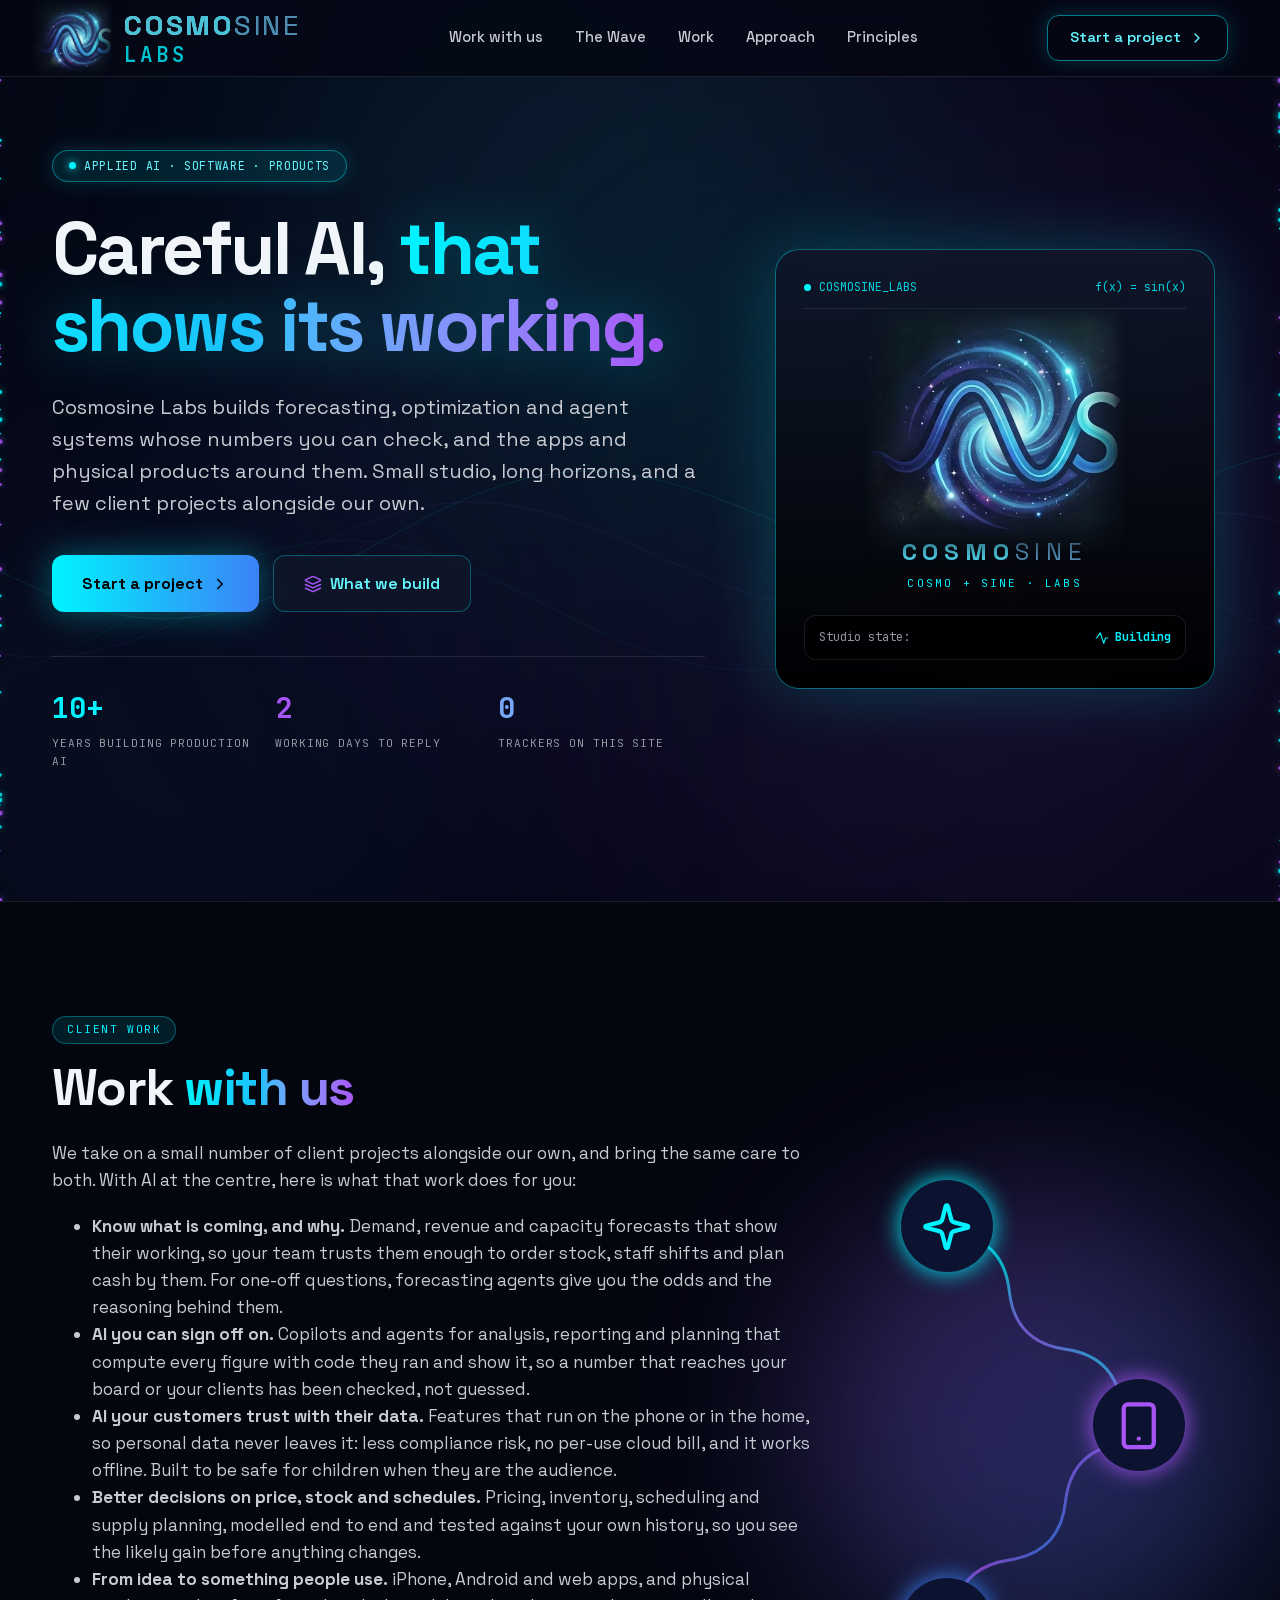
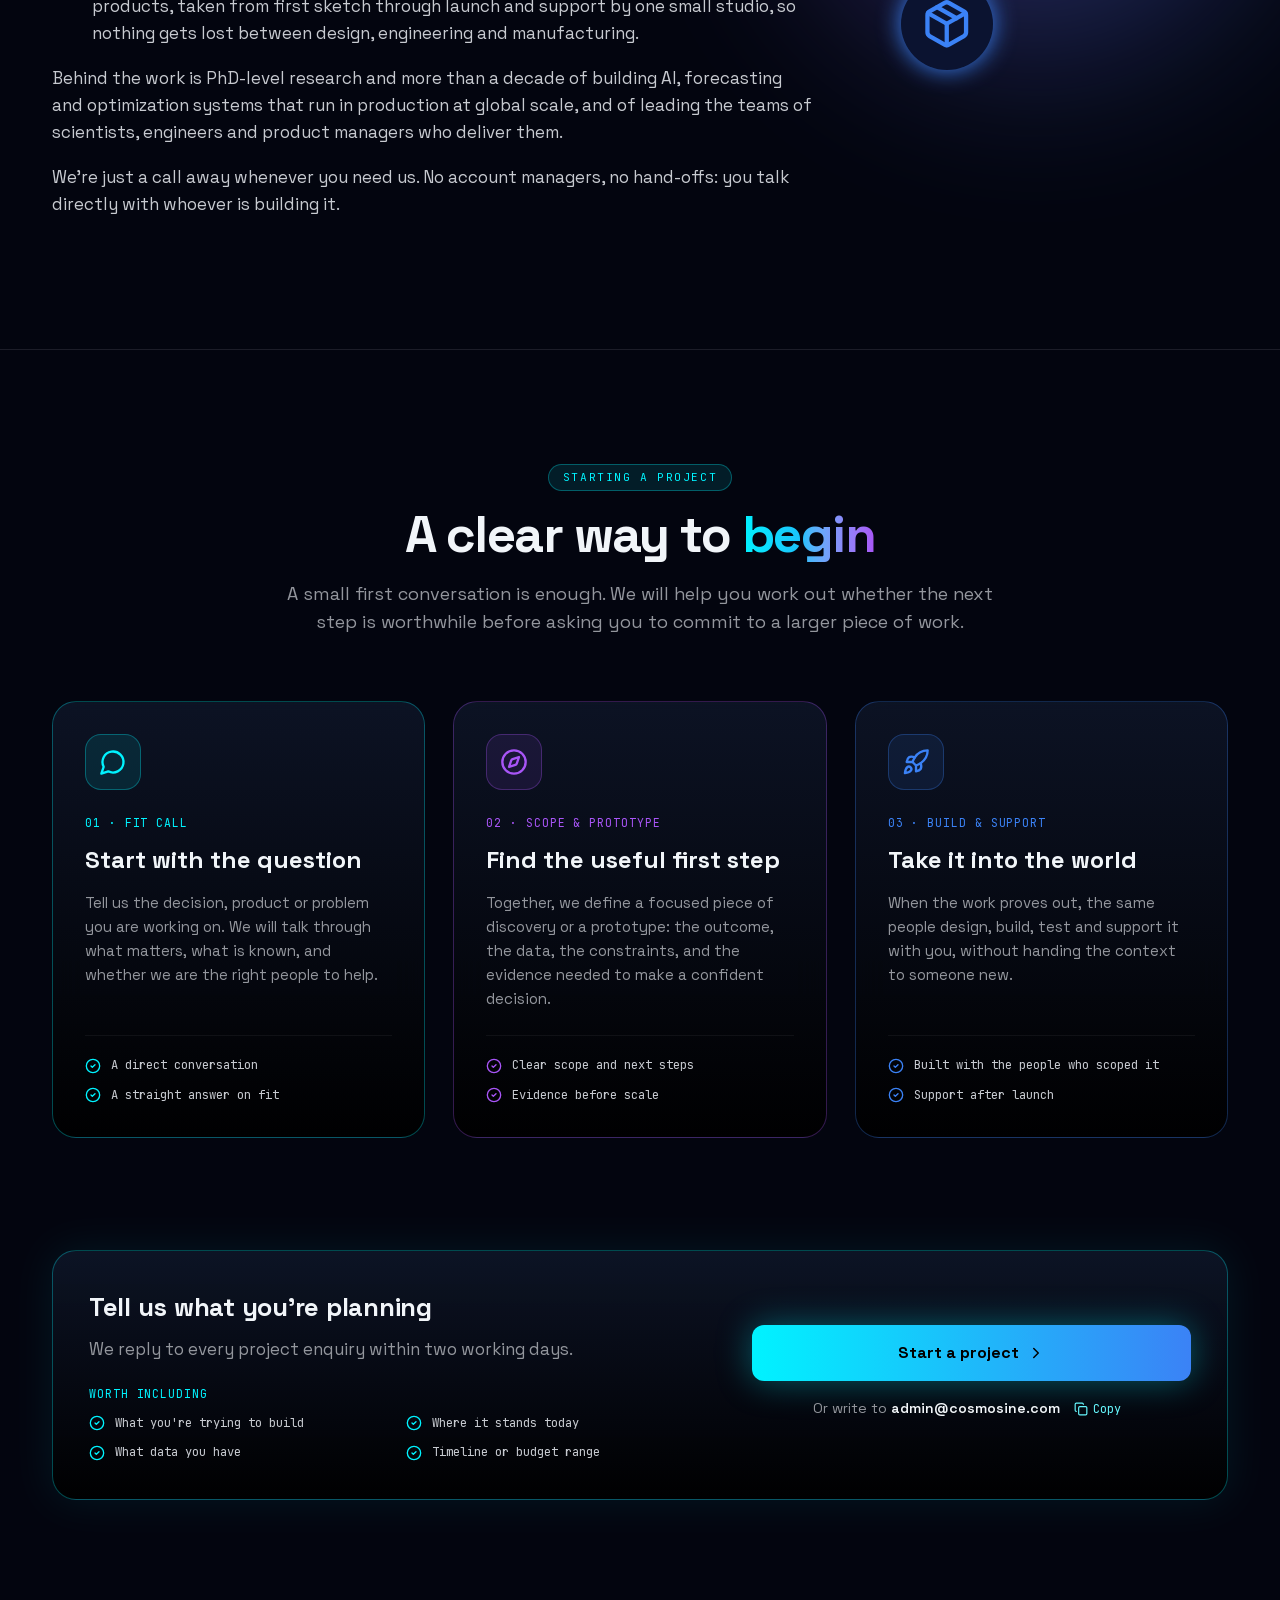
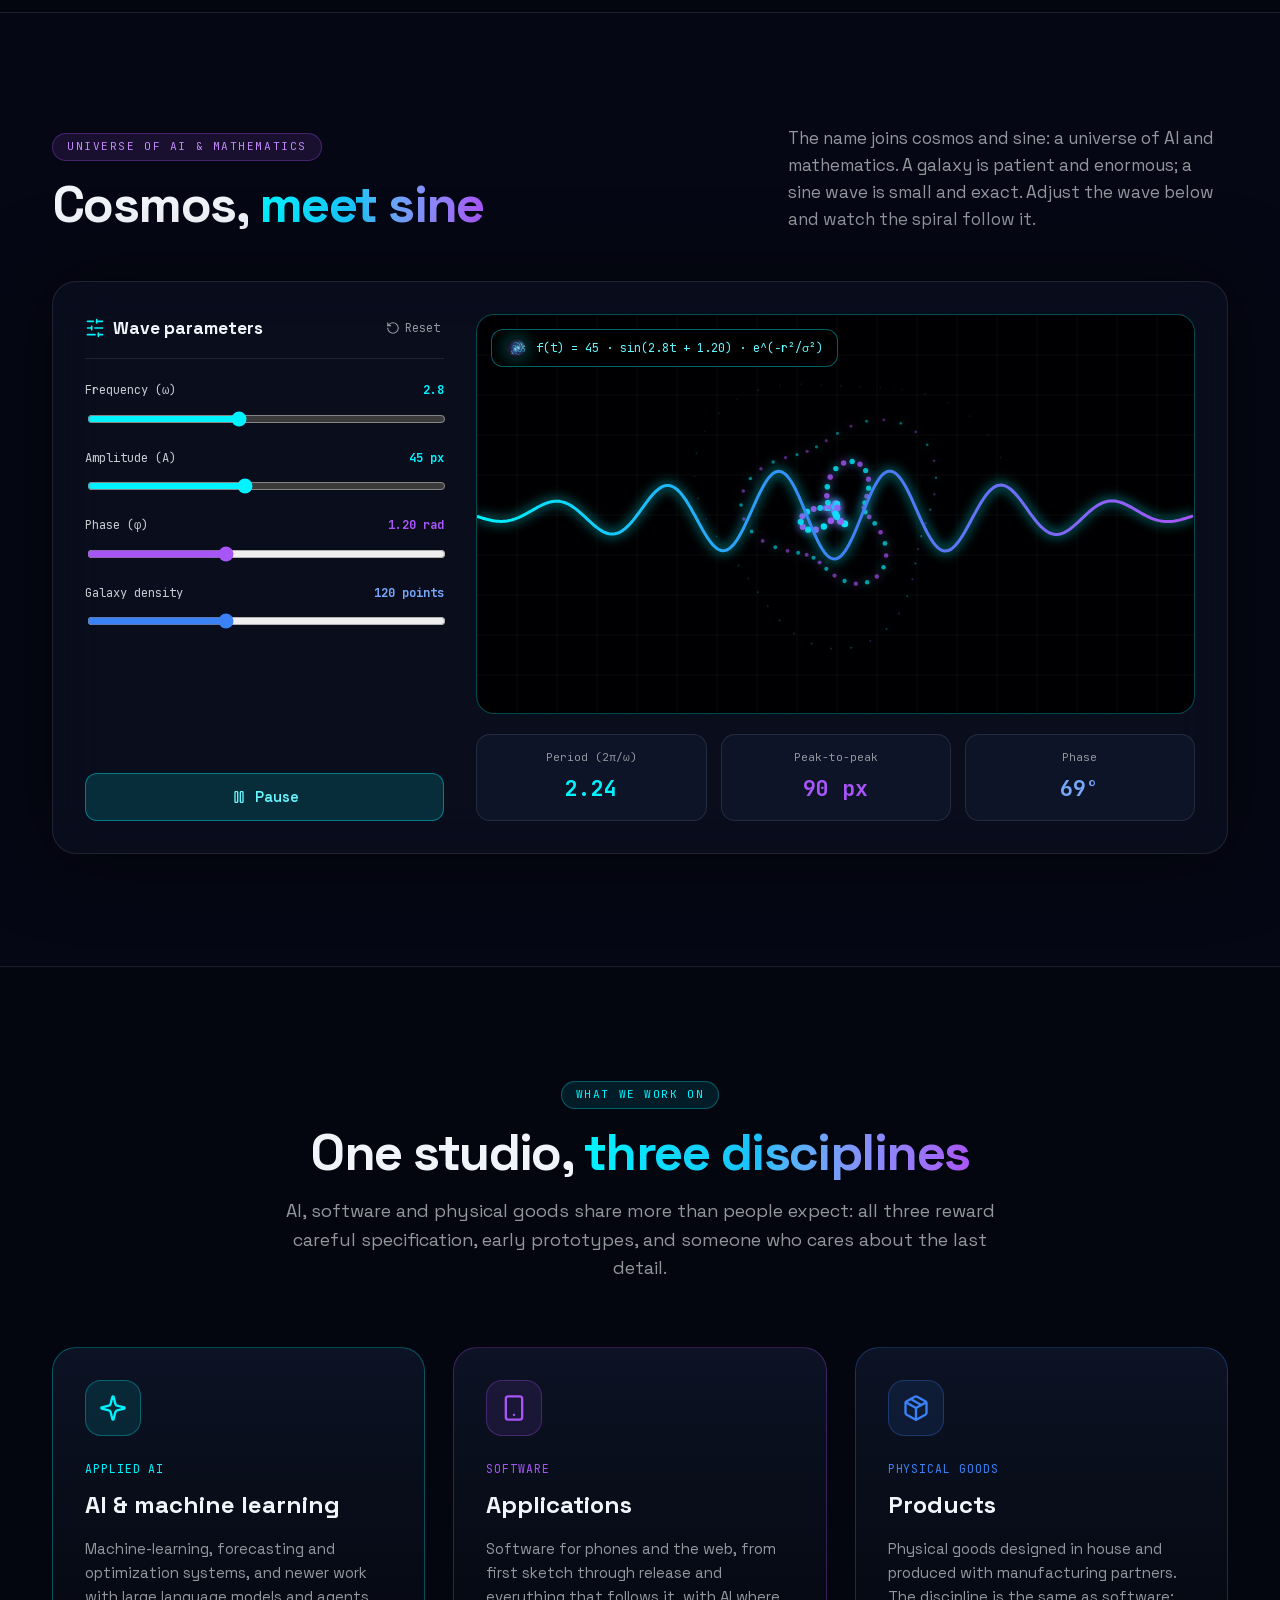
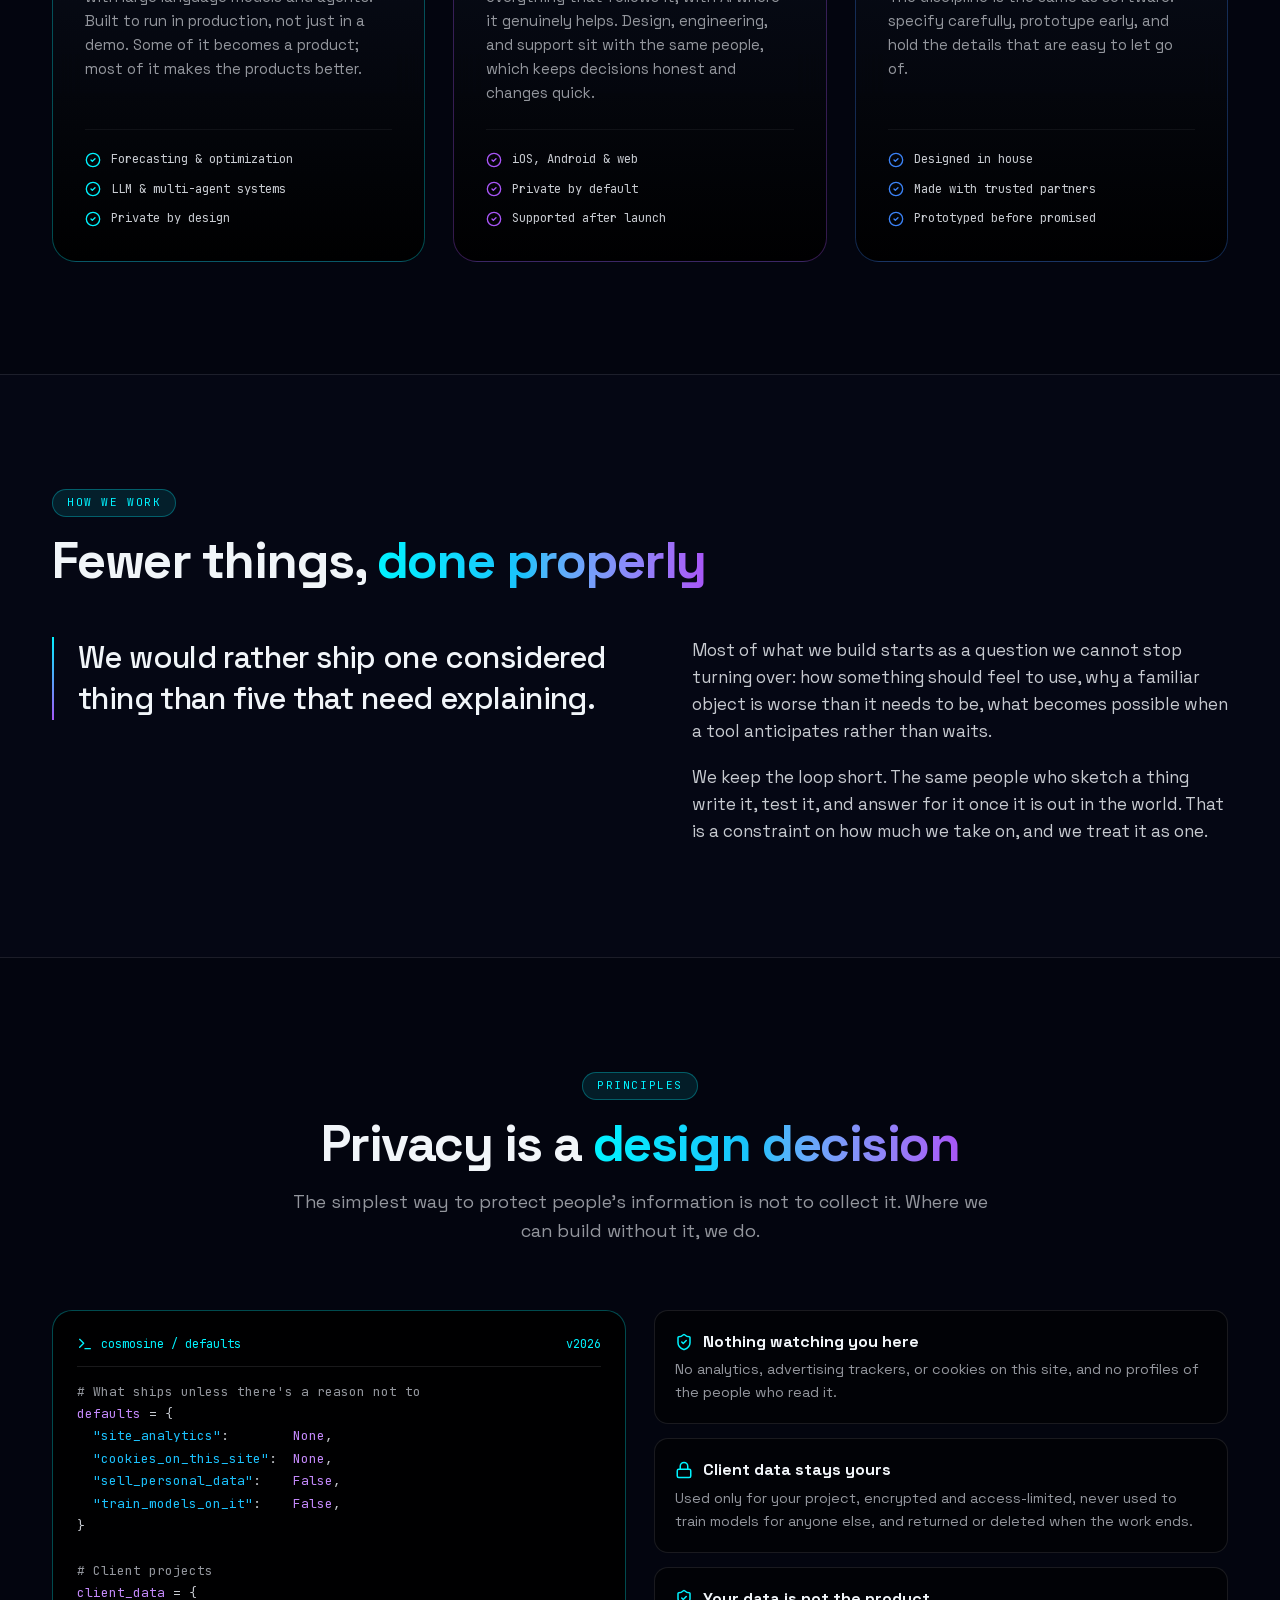
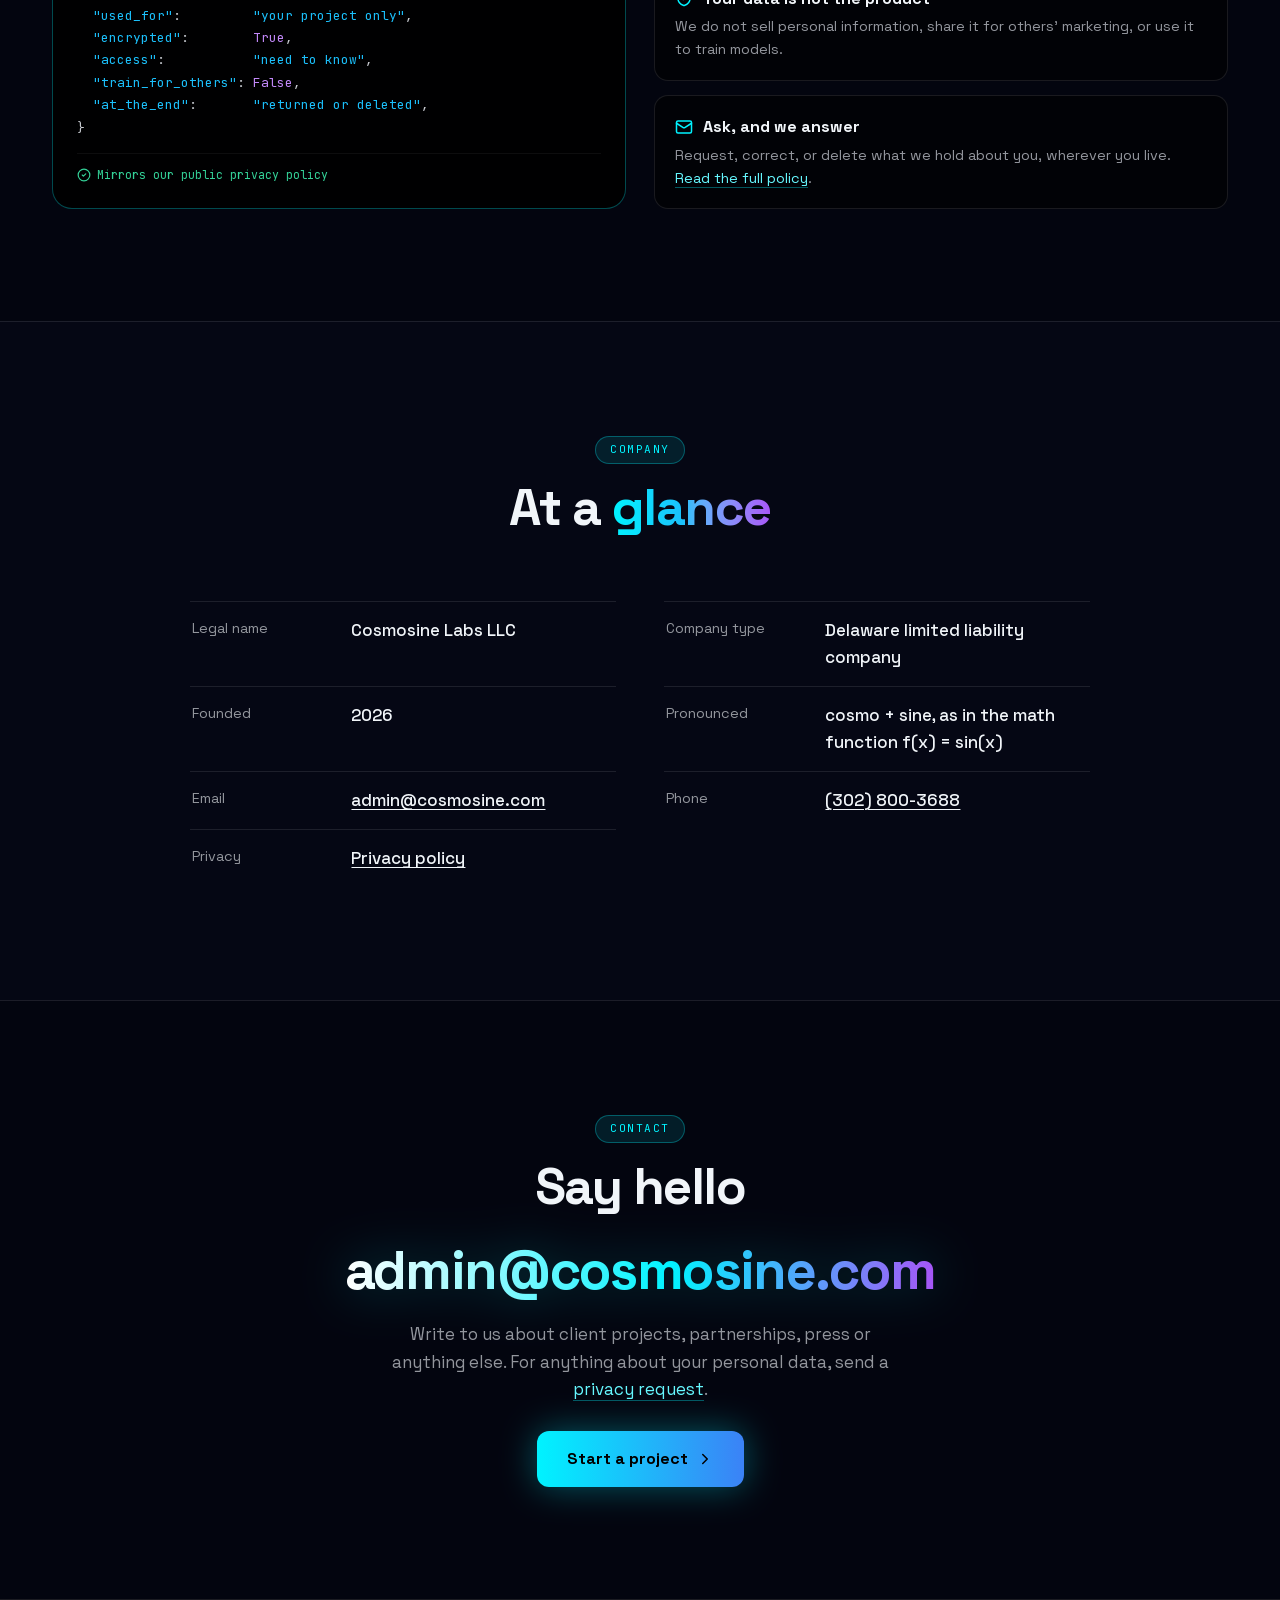
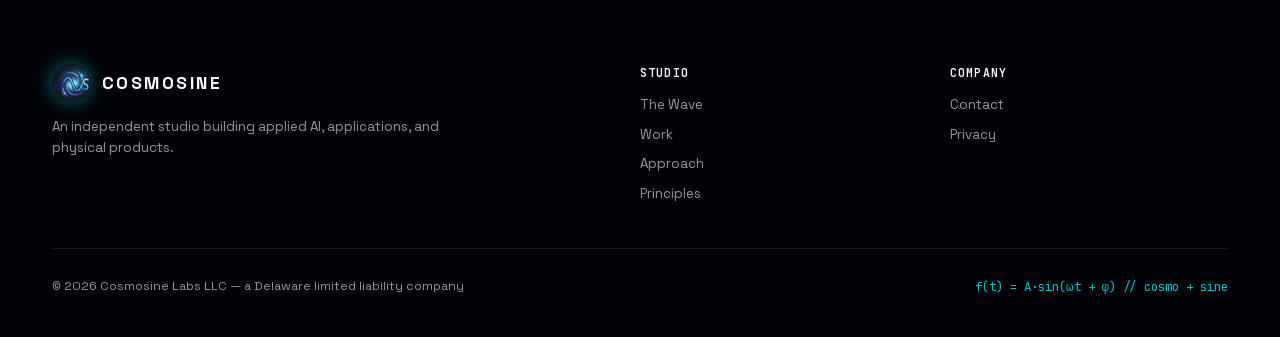
<file: index.html>
<!DOCTYPE html>
<html lang="en">
<head>
<meta charset="utf-8">
<meta name="viewport" content="width=device-width, initial-scale=1">
<title>Cosmosine Labs · Applied AI &amp; software studio</title>
<meta name="description" content="Independent applied-AI studio: forecasts that show their working, AI agents that compute rather than guess, private on-device AI, and the apps around them.">
<meta name="theme-color" content="#050714">
<meta property="og:title" content="Cosmosine Labs · Applied AI &amp; software studio">
<meta property="og:description" content="Independent applied-AI studio: forecasting, optimization and agent systems whose numbers you can check, and the apps and products around them.">
<meta property="og:type" content="website">
<meta property="og:url" content="https://cosmosine.com/">
<meta property="og:site_name" content="Cosmosine Labs">
<meta property="og:image" content="https://cosmosine.com/assets/cosmosine-og.jpg">
<meta name="twitter:card" content="summary_large_image">
<link rel="canonical" href="https://cosmosine.com/">
<link rel="icon" type="image/png" href="assets/favicon-192.png">
<link rel="apple-touch-icon" href="assets/apple-touch-icon.png">
<link rel="stylesheet" href="fonts.css?v=10cmsup">
<link rel="stylesheet" href="styles.css">
<script type="application/ld+json">{"@context":"https://schema.org","@type":"Organization","name":"Cosmosine Labs","legalName":"Cosmosine Labs LLC","url":"https://cosmosine.com/","logo":"https://cosmosine.com/assets/logo.jpg","description":"Independent applied-AI studio: forecasts that show their working, AI agents that compute rather than guess, private on-device AI, and the apps around them.","email":"admin@cosmosine.com","telephone":"+1-302-800-3688","contactPoint":{"@type":"ContactPoint","email":"admin@cosmosine.com","telephone":"+1-302-800-3688","contactType":"customer service"},"foundingDate":"2026-09-12"}</script>

<style>:root{--space:#050714;--space-rgb:5,7,20;--panel-rgb:15,23,42;--ink:#f1f5f9;--ink-rgb:241,245,249;--cyan:#00f3ff;--cyan-rgb:0,243,255;--violet:#a855f7;--violet-rgb:168,85,247;--blue:#3b82f6;--blue-rgb:59,130,246;--glow:1;--radius:24px;--max:1240px;--heading-weight:700;--sans:"Space Grotesk",system-ui,-apple-system,BlinkMacSystemFont,"Segoe UI",Roboto,Helvetica,Arial,sans-serif;--mono:"JetBrains Mono",ui-monospace,SFMono-Regular,Menlo,Consolas,monospace}</style>
</head>
<body data-motion="full" data-particles="80" data-hero="particles">

<!-- Icon sprite (Lucide, ISC licence) -->
<svg width="0" height="0" style="position:absolute" aria-hidden="true">
  <defs><style>.i{fill:none;stroke:currentColor;stroke-width:2;stroke-linecap:round;stroke-linejoin:round}</style></defs>
  <symbol id="i-chevron" viewBox="0 0 24 24"><path d="m9 18 6-6-6-6"/></symbol>
  <symbol id="i-check" viewBox="0 0 24 24"><circle cx="12" cy="12" r="10"/><path d="m9 12 2 2 4-4"/></symbol>
  <symbol id="i-copy" viewBox="0 0 24 24"><rect width="14" height="14" x="8" y="8" rx="2" ry="2"/><path d="M4 16c-1.1 0-2-.9-2-2V4c0-1.1.9-2 2-2h10c1.1 0 2 .9 2 2"/></symbol>
  <symbol id="i-phone" viewBox="0 0 24 24"><rect width="14" height="20" x="5" y="2" rx="2"/><path d="M12 18h.01"/></symbol>
  <symbol id="i-package" viewBox="0 0 24 24"><path d="m7.5 4.27 9 5.15"/><path d="M21 8a2 2 0 0 0-1-1.73l-7-4a2 2 0 0 0-2 0l-7 4A2 2 0 0 0 3 8v8a2 2 0 0 0 1 1.73l7 4a2 2 0 0 0 2 0l7-4A2 2 0 0 0 21 16Z"/><path d="m3.3 7 8.7 5 8.7-5"/><path d="M12 22V12"/></symbol>
  <symbol id="i-sliders" viewBox="0 0 24 24"><path d="M21 4h-7M10 4H3M21 12h-9M8 12H3M21 20h-5M12 20H3M14 2v4M8 10v4M16 18v4"/></symbol>
  <symbol id="i-reset" viewBox="0 0 24 24"><path d="M3 12a9 9 0 1 0 9-9 9.75 9.75 0 0 0-6.74 2.74L3 8"/><path d="M3 3v5h5"/></symbol>
  <symbol id="i-play" viewBox="0 0 24 24"><path d="M6 3l14 9-14 9z"/></symbol>
  <symbol id="i-pause" viewBox="0 0 24 24"><rect x="14" y="4" width="4" height="16" rx="1"/><rect x="6" y="4" width="4" height="16" rx="1"/></symbol>
  <symbol id="i-terminal" viewBox="0 0 24 24"><path d="m4 17 6-6-6-6"/><path d="M12 19h8"/></symbol>
  <symbol id="i-shield" viewBox="0 0 24 24"><path d="M20 13c0 5-3.5 7.5-7.66 8.95a1 1 0 0 1-.67-.01C7.5 20.5 4 18 4 13V6a1 1 0 0 1 1-1c2 0 4.5-1.2 6.24-2.72a1.17 1.17 0 0 1 1.52 0C14.51 3.81 17 5 19 5a1 1 0 0 1 1 1z"/><path d="m9 12 2 2 4-4"/></symbol>
  <symbol id="i-lock" viewBox="0 0 24 24"><rect width="18" height="11" x="3" y="11" rx="2"/><path d="M7 11V7a5 5 0 0 1 10 0v4"/></symbol>
  <symbol id="i-mail" viewBox="0 0 24 24"><rect width="20" height="16" x="2" y="4" rx="2"/><path d="m22 7-8.97 5.7a1.94 1.94 0 0 1-2.06 0L2 7"/></symbol>
  <symbol id="i-menu" viewBox="0 0 24 24"><path d="M4 6h16M4 12h16M4 18h16"/></symbol>
  <symbol id="i-x" viewBox="0 0 24 24"><path d="M18 6 6 18M6 6l12 12"/></symbol>
  <symbol id="i-activity" viewBox="0 0 24 24"><path d="M22 12h-4l-3 9L9 3l-6 9H2"/></symbol>
  <symbol id="i-layers" viewBox="0 0 24 24"><path d="M12.83 2.18a2 2 0 0 0-1.66 0L2.6 6.08a1 1 0 0 0 0 1.83l8.58 3.91a2 2 0 0 0 1.66 0l8.58-3.9a1 1 0 0 0 0-1.83Z"/><path d="m22 17.65-9.17 4.16a2 2 0 0 1-1.66 0L2 17.65"/><path d="m22 12.65-9.17 4.16a2 2 0 0 1-1.66 0L2 12.65"/></symbol>
  <symbol id="i-sparkles" viewBox="0 0 24 24"><path d="M9.937 15.5A2 2 0 0 0 8.5 14.063l-6.135-1.582a.5.5 0 0 1 0-.962L8.5 9.936A2 2 0 0 0 9.937 8.5l1.582-6.135a.5.5 0 0 1 .963 0L14.063 8.5A2 2 0 0 0 15.5 9.937l6.135 1.581a.5.5 0 0 1 0 .964L15.5 14.063a2 2 0 0 0-1.437 1.437l-1.582 6.135a.5.5 0 0 1-.963 0z"/></symbol>
  <symbol id="i-compass" viewBox="0 0 24 24"><circle cx="12" cy="12" r="10"/><path d="m16.24 7.76-1.804 5.411a2 2 0 0 1-1.265 1.265L7.76 16.24l1.804-5.411a2 2 0 0 1 1.265-1.265z"/></symbol>
  <symbol id="i-message" viewBox="0 0 24 24"><path d="M7.9 20A9 9 0 1 0 4 16.1L2 22Z"/></symbol>
  <symbol id="i-rocket" viewBox="0 0 24 24"><path d="M4.5 16.5c-1.5 1.26-2 5-2 5s3.74-.5 5-2c.71-.84.7-2.13-.09-2.91a2.18 2.18 0 0 0-2.91-.09z"/><path d="m12 15-3-3a22 22 0 0 1 2-3.95A12.88 12.88 0 0 1 22 2c0 2.72-.78 7.5-6 11a22.35 22.35 0 0 1-4 2z"/><path d="M9 12H4s.55-3.03 2-4c1.62-1.08 5 0 5 0"/><path d="M12 15v5s3.03-.55 4-2c1.08-1.62 0-5 0-5"/></symbol>
</svg>

<div class="ambient" aria-hidden="true"><i class="a"></i><i class="b"></i><i class="c"></i></div>

<header class="site-head" id="head">
  <div class="wrap bar">
    <a class="brand" href="index.html" aria-label="Cosmosine Labs home">
      <img class="logo" style="border-radius:0;-webkit-mask-image:linear-gradient(to right,transparent,#000 10px,#000 calc(100% - 10px),transparent),linear-gradient(to bottom,transparent,#000 10px,#000 calc(100% - 10px),transparent);-webkit-mask-composite:source-in;mask-image:linear-gradient(to right,transparent,#000 10px,#000 calc(100% - 10px),transparent),linear-gradient(to bottom,transparent,#000 10px,#000 calc(100% - 10px),transparent);mask-composite:intersect;scale:1.96" src="assets/logo.jpg" alt="" width="42" height="42">
      <span class="brand-name"><b><span class="t-fs t-c t-al" style="font-size:clamp(16px,calc(15.57px + 1.04vw),28px);font-weight:700;color:#49c1d7;-webkit-text-fill-color:#49c1d7;text-align:center;display:block;width:213px;max-width:100%;box-sizing:border-box">COSMO<span class="t-2" style="color:#4f8ab0;-webkit-text-fill-color:#4f8ab0;font-weight:400">SINE</span></span></b><small><span class="t-fs t-al" style="font-size:clamp(16px,calc(11.68px + 0.78vw),21px);text-align:center;display:block;width:100px;max-width:100%;box-sizing:border-box">Labs</span></small></span>
    </a>

    <nav class="nav" aria-label="Primary">
      <a href="#work-with-us">Work with us</a>
      <a href="#wave">The Wave</a>
      <a href="#work">Work</a>
      <a href="#approach">Approach</a>
      <a href="#principles">Principles</a>
    </nav>

    <a class="btn-ghost head-cta" href="#start">
      Start a project <svg class="i" width="16" height="16"><use href="#i-chevron"/></svg>
    </a>

    <button class="menu-toggle" id="menu-toggle" aria-label="Open menu" aria-expanded="false" aria-controls="mobile-menu">
      <svg class="i"><use href="#i-menu"/></svg>
    </button>
  </div>

  <div class="mobile-menu" id="mobile-menu">
    <a href="#work-with-us">Work with us</a>
    <a href="#wave">The Wave</a>
    <a href="#work">Work</a>
    <a href="#approach">Approach</a>
    <a href="#principles">Principles</a>
    <a class="btn-ghost" href="#start">Start a project</a>
  </div>
</header>

<main>

  <!-- ============ HOME ============ -->
  <section class="hero" id="home">
    <canvas id="hero-canvas" aria-hidden="true"></canvas>
    <div class="wrap">
      <div class="hero-grid emblem-right">

        <div class="hero-copy">
          <span class="badge rise"><span class="dot"></span>APPLIED AI · SOFTWARE · PRODUCTS</span>

          <h1 class="rise d1">Careful AI, <span class="grad">that shows its working.</span></h1>

          <p class="lede rise d2">Cosmosine Labs builds forecasting, optimization and agent systems whose numbers you can check, and the apps and physical products around them. Small studio, long horizons, and a few client projects alongside our own.</p>

          <div class="ctas rise d3">
            <a class="btn-primary" href="#start">Start a project <svg class="i"><use href="#i-chevron"/></svg></a>
            <a class="btn-secondary" href="#work"><svg class="i"><use href="#i-layers"/></svg> What we build</a>
          </div>
          <dl class="facts rise d4" style="grid-template-columns:repeat(3,1fr)">
            <div><dt class="c1">10+</dt><dd>Years building production AI</dd></div>
            <div><dt class="c2">2</dt><dd>Working days to reply</dd></div>
            <div><dt class="c3">0</dt><dd>Trackers on this site</dd></div>
          </dl>
        </div>

        <div class="rise d2">
          <div class="emblem">
            <div class="emblem-top">
              <span><i class="dot"></i>COSMOSINE_LABS</span>
              <span>f(x) = sin(x)</span>
            </div>
            <div class="emblem-core">
              <img class="logo" style="border-radius:0;-webkit-mask-image:linear-gradient(to right,transparent,#000 27px,#000 calc(100% - 27px),transparent),linear-gradient(to bottom,transparent,#000 27px,#000 calc(100% - 27px),transparent);-webkit-mask-composite:source-in;mask-image:linear-gradient(to right,transparent,#000 27px,#000 calc(100% - 27px),transparent),linear-gradient(to bottom,transparent,#000 27px,#000 calc(100% - 27px),transparent);mask-composite:intersect;scale:1.46" src="assets/logo.jpg" alt="Cosmosine Labs emblem: a sine wave running through a spiral galaxy" width="190" height="190">
              <div>
                <h2><span class="t-c" style="font-weight:700;color:#49c1d7;-webkit-text-fill-color:#49c1d7">COSMO<span class="t-2" style="color:#4f8ab0;-webkit-text-fill-color:#4f8ab0;font-weight:400">SINE</span></span></h2>
                <p>cosmo + sine · Labs</p>
              </div>
            </div>
            <div class="emblem-status">
              <span>Studio state:</span>
              <b><svg class="i" width="14" height="14"><use href="#i-activity"/></svg> Building</b>
            </div>
          </div>
        </div>
      </div>
    </div>
  </section>

  <!-- ============ WORK-WITH-US ============ -->
  <section class="section alt has-layers" id="work-with-us">
    <div class="layers">
      <div class="layer l-shape no-phone" style="--lx:81%;--ly:50%;--lmx:81%;--lmy:50%;width:clamp(230px,38.33vw,460px);opacity:0.32;filter:blur(90px);z-index:-1" aria-hidden="true"><i class="shp" style="border-radius:50%;background:linear-gradient(135deg,var(--violet),var(--blue))"></i></div>
      <div class="layer l-shape no-phone" style="--lx:81.5%;--ly:40.5%;--lmx:81.5%;--lmy:40.5%;width:clamp(135px,22.5vw,270px);aspect-ratio:270/70;rotate:46deg;opacity:0.7;z-index:1" aria-hidden="true"><svg viewBox="0 0 100 100" preserveAspectRatio="none"><g style="fill:none;stroke:url(#g-sections-1-layers-1);stroke-width:3px;stroke-linecap:round;stroke-linejoin:round"><defs><linearGradient id="g-sections-1-layers-1" gradientTransform="rotate(45 .5 .5)"><stop offset="0" style="stop-color:var(--cyan)"/><stop offset="1" style="stop-color:var(--violet)"/></linearGradient></defs><path d="M2 50 C12 20 22 20 32 50 S52 80 62 50 S82 20 92 50 L98 60" vector-effect="non-scaling-stroke"/></g></svg></div>
      <div class="layer l-shape no-phone" style="--lx:81.5%;--ly:59.5%;--lmx:81.5%;--lmy:59.5%;width:clamp(135px,22.5vw,270px);aspect-ratio:270/70;rotate:-46deg;opacity:0.7;z-index:1" aria-hidden="true"><svg viewBox="0 0 100 100" preserveAspectRatio="none"><g style="fill:none;stroke:url(#g-sections-1-layers-2);stroke-width:3px;stroke-linecap:round;stroke-linejoin:round"><defs><linearGradient id="g-sections-1-layers-2" gradientTransform="rotate(45 .5 .5)"><stop offset="0" style="stop-color:var(--violet)"/><stop offset="1" style="stop-color:var(--blue)"/></linearGradient></defs><path d="M2 50 C12 20 22 20 32 50 S52 80 62 50 S82 20 92 50 L98 60" vector-effect="non-scaling-stroke"/></g></svg></div>
      <div class="layer l-icon no-phone" style="--lx:74%;--ly:31%;--lmx:74%;--lmy:31%;width:clamp(46px,7.67vw,92px);filter:drop-shadow(0 0 11.5px var(--cyan));z-index:2" aria-hidden="true"><span class="ibadge filled" style="background:#0b1330;border-radius:50%;color:var(--cyan)"><svg class="i"><use href="#i-sparkles"/></svg></span></div>
      <div class="layer l-icon no-phone" style="--lx:89%;--ly:50%;--lmx:89%;--lmy:50%;width:clamp(46px,7.67vw,92px);filter:drop-shadow(0 0 11.5px var(--violet));z-index:2" aria-hidden="true"><span class="ibadge filled" style="background:#0b1330;border-radius:50%;color:var(--violet)"><svg class="i"><use href="#i-phone"/></svg></span></div>
      <div class="layer l-icon no-phone" style="--lx:74%;--ly:69%;--lmx:74%;--lmy:69%;width:clamp(46px,7.67vw,92px);filter:drop-shadow(0 0 11.5px var(--blue));z-index:2" aria-hidden="true"><span class="ibadge filled" style="background:#0b1330;border-radius:50%;color:var(--blue)"><svg class="i"><use href="#i-package"/></svg></span></div>
    </div>
    <div class="wrap">
      <div class="text-block">
        <span class="pill">Client work</span>
        <h2 class="title">Work <span class="grad">with us</span></h2>
        <div class="body">
<p>We take on a small number of client projects alongside our own, and bring the same care to both. With AI at the centre, here is what that work does for you:</p>
<ul><li><strong>Know what is coming, and why.</strong> Demand, revenue and capacity forecasts that show their working, so your team trusts them enough to order stock, staff shifts and plan cash by them. For one-off questions, forecasting agents give you the odds and the reasoning behind them.</li><li><strong>AI you can sign off on.</strong> Copilots and agents for analysis, reporting and planning that compute every figure with code they ran and show it, so a number that reaches your board or your clients has been checked, not guessed.</li><li><strong>AI your customers trust with their data.</strong> Features that run on the phone or in the home, so personal data never leaves it: less compliance risk, no per-use cloud bill, and it works offline. Built to be safe for children when they are the audience.</li><li><strong>Better decisions on price, stock and schedules.</strong> Pricing, inventory, scheduling and supply planning, modelled end to end and tested against your own history, so you see the likely gain before anything changes.</li><li><strong>From idea to something people use.</strong> iPhone, Android and web apps, and physical products, taken from first sketch through launch and support by one small studio, so nothing gets lost between design, engineering and manufacturing.</li></ul>
<p>Behind the work is PhD-level research and more than a decade of building AI, forecasting and optimization systems that run in production at global scale, and of leading the teams of scientists, engineers and product managers who deliver them.</p>
<p>We&#39;re just a call away whenever you need us. No account managers, no hand-offs: you talk directly with whoever is building it.</p>
        </div>
      </div>
    </div>
  </section>

  <!-- ============ HOW-IT-STARTS ============ -->
  <section class="section alt" id="how-it-starts">
    <div class="wrap">
      <div class="head-center">
        <span class="pill">Starting a project</span>
        <h2 class="title">A clear way to <span class="grad">begin</span></h2>
        <p class="sub">A small first conversation is enough. We will help you work out whether the next step is worthwhile before asking you to commit to a larger piece of work.</p>
      </div>

      <div class="cards" style="--cols:3">
        <article class="card">
          <div class="icon"><svg class="i"><use href="#i-message"/></svg></div>
          <div class="kicker">01 · FIT CALL</div>
          <h3>Start with the question</h3>
          <p>Tell us the decision, product or problem you are working on. We will talk through what matters, what is known, and whether we are the right people to help.</p>
          <ul>
            <li><svg class="i"><use href="#i-check"/></svg> A direct conversation</li>
            <li><svg class="i"><use href="#i-check"/></svg> A straight answer on fit</li>
          </ul>
        </article>

        <article class="card violet">
          <div class="icon"><svg class="i"><use href="#i-compass"/></svg></div>
          <div class="kicker">02 · SCOPE &amp; PROTOTYPE</div>
          <h3>Find the useful first step</h3>
          <p>Together, we define a focused piece of discovery or a prototype: the outcome, the data, the constraints, and the evidence needed to make a confident decision.</p>
          <ul>
            <li><svg class="i"><use href="#i-check"/></svg> Clear scope and next steps</li>
            <li><svg class="i"><use href="#i-check"/></svg> Evidence before scale</li>
          </ul>
        </article>

        <article class="card blue">
          <div class="icon"><svg class="i"><use href="#i-rocket"/></svg></div>
          <div class="kicker">03 · BUILD &amp; SUPPORT</div>
          <h3>Take it into the world</h3>
          <p>When the work proves out, the same people design, build, test and support it with you, without handing the context to someone new.</p>
          <ul>
            <li><svg class="i"><use href="#i-check"/></svg> Built with the people who scoped it</li>
            <li><svg class="i"><use href="#i-check"/></svg> Support after launch</li>
          </ul>
        </article>
      </div>
    </div>
  </section>

  <!-- ============ START ============ -->
  <section class="section alt inquiry-section" id="start">
    <div class="wrap">
      <div class="inquiry">
        <div class="inquiry-copy">
          <h3>Tell us what you&#39;re planning</h3>
          <p>We reply to every project enquiry within two working days.</p>
          <div class="kicker">Worth including</div>
          <ul>
            <li><svg class="i"><use href="#i-check"/></svg> What you&#39;re trying to build</li>
            <li><svg class="i"><use href="#i-check"/></svg> Where it stands today</li>
            <li><svg class="i"><use href="#i-check"/></svg> What data you have</li>
            <li><svg class="i"><use href="#i-check"/></svg> Timeline or budget range</li>
          </ul>
        </div>
        <div class="inquiry-actions">
          <a class="btn-primary" href="mailto:admin@cosmosine.com?subject=Project%20enquiry&amp;body=What%20are%20you%20trying%20to%20build%3F%0A%0AWhere%20does%20it%20stand%20today%3F%0A%0AWhat%20data%20do%20you%20have%3F%0A%0ATimeline%20or%20budget%20range%3A%0A">Start a project <svg class="i"><use href="#i-chevron"/></svg></a>
          <div class="inquiry-mail">
            <span>Or write to <b>admin@cosmosine.com</b></span>
            <button type="button" class="link-btn" data-copy="admin@cosmosine.com" hidden><svg class="i" width="14" height="14"><use href="#i-copy"/></svg> <span>Copy</span></button>
          </div>
        </div>
      </div>
    </div>
  </section>

  <!-- ============ WAVE ============ -->
  <section class="section" id="wave">
    <div class="wrap">
      <div class="head-split">
        <div>
          <span class="pill violet">Universe of AI &amp; Mathematics</span>
          <h2 class="title">Cosmos, <span class="grad">meet sine</span></h2>
        </div>
        <p>The name joins cosmos and sine: a universe of AI and mathematics. A galaxy is patient and enormous; a sine wave is small and exact. Adjust the wave below and watch the spiral follow it.</p>
      </div>

      <div class="lab">
        <div class="lab-controls">
          <div>
            <header>
              <h3><svg class="i"><use href="#i-sliders"/></svg> Wave parameters</h3>
              <button class="link-btn" id="lab-reset" type="button"><svg class="i"><use href="#i-reset"/></svg> Reset</button>
            </header>

            <div class="slider">
              <label for="s-freq"><span>Frequency (ω)</span><output id="o-freq" for="s-freq"></output></label>
              <input type="range" id="s-freq" min="0.5" max="6" step="0.1" value="2.8">
            </div>
            <div class="slider">
              <label for="s-amp"><span>Amplitude (A)</span><output id="o-amp" for="s-amp"></output></label>
              <input type="range" id="s-amp" min="10" max="90" step="1" value="45">
            </div>
            <div class="slider v">
              <label for="s-phase"><span>Phase (φ)</span><output id="o-phase" for="s-phase"></output></label>
              <input type="range" id="s-phase" min="0" max="3.14" step="0.02" value="1.2">
            </div>
            <div class="slider b">
              <label for="s-density"><span>Galaxy density</span><output id="o-density" for="s-density"></output></label>
              <input type="range" id="s-density" min="40" max="250" step="5" value="120">
            </div>
          </div>

          <button class="toggle" id="lab-toggle" type="button"></button>
        </div>

        <div class="lab-view">
          <div class="viewport">
            <canvas id="lab-canvas" aria-label="Animated spiral of particles distorted by a sine wave" role="img"></canvas>
            <div class="formula">
              <img class="logo" src="assets/logo.jpg" alt="" width="20" height="20">
              <span id="formula"></span>
            </div>
          </div>
          <div class="readouts">
            <div class="readout"><span>Period (2π/ω)</span><b class="c1" id="r-period"></b></div>
            <div class="readout"><span>Peak-to-peak</span><b class="c2" id="r-p2p"></b></div>
            <div class="readout"><span>Phase</span><b class="c3" id="r-phase"></b></div>
          </div>
        </div>
      </div>
    </div>
  </section>

  <!-- ============ WORK ============ -->
  <section class="section alt" id="work">
    <div class="wrap">
      <div class="head-center">
        <span class="pill">What we work on</span>
        <h2 class="title">One studio, <span class="grad">three disciplines</span></h2>
        <p class="sub">AI, software and physical goods share more than people expect: all three reward careful specification, early prototypes, and someone who cares about the last detail.</p>
      </div>

      <div class="cards" style="--cols:3">
        <article class="card">
          <div class="icon"><svg class="i"><use href="#i-sparkles"/></svg></div>
          <div class="kicker">APPLIED AI</div>
          <h3>AI &amp; machine learning</h3>
          <p>Machine-learning, forecasting and optimization systems, and newer work with large language models and agents. Built to run in production, not just in a demo. Some of it becomes a product; most of it makes the products better.</p>
          <ul>
            <li><svg class="i"><use href="#i-check"/></svg> Forecasting &amp; optimization</li>
            <li><svg class="i"><use href="#i-check"/></svg> LLM &amp; multi-agent systems</li>
            <li><svg class="i"><use href="#i-check"/></svg> Private by design</li>
          </ul>
        </article>

        <article class="card violet">
          <div class="icon"><svg class="i"><use href="#i-phone"/></svg></div>
          <div class="kicker">SOFTWARE</div>
          <h3>Applications</h3>
          <p>Software for phones and the web, from first sketch through release and everything that follows it, with AI where it genuinely helps. Design, engineering, and support sit with the same people, which keeps decisions honest and changes quick.</p>
          <ul>
            <li><svg class="i"><use href="#i-check"/></svg> iOS, Android &amp; web</li>
            <li><svg class="i"><use href="#i-check"/></svg> Private by default</li>
            <li><svg class="i"><use href="#i-check"/></svg> Supported after launch</li>
          </ul>
        </article>

        <article class="card blue">
          <div class="icon"><svg class="i"><use href="#i-package"/></svg></div>
          <div class="kicker">PHYSICAL GOODS</div>
          <h3>Products</h3>
          <p>Physical goods designed in house and produced with manufacturing partners. The discipline is the same as software: specify carefully, prototype early, and hold the details that are easy to let go of.</p>
          <ul>
            <li><svg class="i"><use href="#i-check"/></svg> Designed in house</li>
            <li><svg class="i"><use href="#i-check"/></svg> Made with trusted partners</li>
            <li><svg class="i"><use href="#i-check"/></svg> Prototyped before promised</li>
          </ul>
        </article>
      </div>
    </div>
  </section>

  <!-- ============ APPROACH ============ -->
  <section class="section" id="approach">
    <div class="wrap">
      <div class="head-split">
        <div>
          <span class="pill">How we work</span>
          <h2 class="title">Fewer things, <span class="grad">done properly</span></h2>
        </div>
      </div>
      <div class="approach">
        <blockquote>We would rather ship one considered thing than five that need explaining.</blockquote>
        <div class="copy">
<p>Most of what we build starts as a question we cannot stop turning over: how something should feel to use, why a familiar object is worse than it needs to be, what becomes possible when a tool anticipates rather than waits.</p>
<p>We keep the loop short. The same people who sketch a thing write it, test it, and answer for it once it is out in the world. That is a constraint on how much we take on, and we treat it as one.</p>
        </div>
      </div>
    </div>
  </section>

  <!-- ============ PRINCIPLES ============ -->
  <section class="section alt" id="principles">
    <div class="wrap">
      <div class="head-center">
        <span class="pill">Principles</span>
        <h2 class="title">Privacy is a <span class="grad">design decision</span></h2>
        <p class="sub">The simplest way to protect people&#39;s information is not to collect it. Where we can build without it, we do.</p>
      </div>

      <div class="commit-grid">
        <div class="terminal">
          <div class="terminal-top">
            <span><svg class="i"><use href="#i-terminal"/></svg> cosmosine / defaults</span>
            <span>v2026</span>
          </div>
<pre><span class="c"># What ships unless there&#39;s a reason not to</span>
<span class="k">defaults</span> = {
  <span class="s">&quot;site_analytics&quot;</span>:        <span class="k">None</span>,
  <span class="s">&quot;cookies_on_this_site&quot;</span>:  <span class="k">None</span>,
  <span class="s">&quot;sell_personal_data&quot;</span>:    <span class="k">False</span>,
  <span class="s">&quot;train_models_on_it&quot;</span>:    <span class="k">False</span>,
}

<span class="c"># Client projects</span>
<span class="k">client_data</span> = {
  <span class="s">&quot;used_for&quot;</span>:         <span class="s">&quot;your project only&quot;</span>,
  <span class="s">&quot;encrypted&quot;</span>:        <span class="k">True</span>,
  <span class="s">&quot;access&quot;</span>:           <span class="s">&quot;need to know&quot;</span>,
  <span class="s">&quot;train_for_others&quot;</span>: <span class="k">False</span>,
  <span class="s">&quot;at_the_end&quot;</span>:       <span class="s">&quot;returned or deleted&quot;</span>,
}</pre>
          <div class="terminal-ok"><svg class="i"><use href="#i-check"/></svg> Mirrors our public privacy policy</div>
        </div>
        <div class="promises">
          <div class="promise">
            <h3><svg class="i"><use href="#i-shield"/></svg> Nothing watching you here</h3>
            <p>No analytics, advertising trackers, or cookies on this site, and no profiles of the people who read it.</p>
          </div>
          <div class="promise">
            <h3><svg class="i"><use href="#i-lock"/></svg> Client data stays yours</h3>
            <p>Used only for your project, encrypted and access-limited, never used to train models for anyone else, and returned or deleted when the work ends.</p>
          </div>
          <div class="promise">
            <h3><svg class="i"><use href="#i-shield"/></svg> Your data is not the product</h3>
            <p>We do not sell personal information, share it for others&#39; marketing, or use it to train models.</p>
          </div>
          <div class="promise">
            <h3><svg class="i"><use href="#i-mail"/></svg> Ask, and we answer</h3>
            <p>Request, correct, or delete what we hold about you, wherever you live. <a href="privacy.html">Read the full policy</a>.</p>
          </div>
        </div>
      </div>
    </div>
  </section>

  <!-- ============ COMPANY ============ -->
  <section class="section" id="company">
    <div class="wrap">
      <div class="head-center">
        <span class="pill">Company</span>
        <h2 class="title">At a <span class="grad">glance</span></h2>
        
      </div>
      <dl class="keyfacts">
        <div class="keyfact"><dt>Legal name</dt><dd>Cosmosine Labs LLC</dd></div>
        <div class="keyfact"><dt>Company type</dt><dd>Delaware limited liability company</dd></div>
        <div class="keyfact"><dt>Founded</dt><dd>2026</dd></div>
        <div class="keyfact"><dt>Pronounced</dt><dd>cosmo + sine, as in the math function f(x) = sin(x)</dd></div>
        <div class="keyfact"><dt>Email</dt><dd><a href="mailto:admin@cosmosine.com">admin@cosmosine.com</a></dd></div>
        <div class="keyfact"><dt>Phone</dt><dd><a href="tel:+13028003688">(302) 800-3688</a></dd></div>
        <div class="keyfact"><dt>Privacy</dt><dd><a href="privacy.html">Privacy policy</a></dd></div>
      </dl>
    </div>
  </section>

  <!-- ============ CONTACT ============ -->
  <section class="section alt contact" id="contact">
    <div class="wrap">
      <span class="pill">Contact</span>
      <h2 class="title">Say hello</h2>
      <a class="contact-address" href="mailto:admin@cosmosine.com">admin@cosmosine.com</a>
      <p class="sub">Write to us about client projects, partnerships, press or anything else. For anything about your personal data, send a <a href="mailto:admin@cosmosine.com?subject=Privacy%20request">privacy request</a>.</p>
      <div class="ctas section-cta">
        <a class="btn-primary" href="mailto:admin@cosmosine.com?subject=Project%20enquiry&amp;body=What%20are%20you%20trying%20to%20build%3F%0A%0AWhere%20does%20it%20stand%20today%3F%0A%0AWhat%20data%20do%20you%20have%3F%0A%0ATimeline%20or%20budget%20range%3A%0A">Start a project <svg class="i"><use href="#i-chevron"/></svg></a>
      </div>
    </div>
  </section>

</main>

<footer class="site-foot">
  <div class="wrap">
    <div class="foot-grid" style="--foot-cols:2">
      <div>
        <a class="foot-brand" href="index.html">
          <img class="logo" src="assets/logo.jpg" alt="" width="38" height="38">
          <b>COSMOSINE</b>
        </a>
        <p>An independent studio building applied AI, applications, and physical products.</p>
      </div>
      <div class="foot-col">
        <h4>Studio</h4>
        <ul>
          <li><a href="#wave">The Wave</a></li>
          <li><a href="#work">Work</a></li>
          <li><a href="#approach">Approach</a></li>
          <li><a href="#principles">Principles</a></li>
        </ul>
      </div>
      <div class="foot-col">
        <h4>Company</h4>
        <ul>
          <li><a href="#contact">Contact</a></li>
          <li><a href="privacy.html">Privacy</a></li>
        </ul>
      </div>
    </div>
    <div class="foot-base">
      <span>© 2026 Cosmosine Labs LLC — a Delaware limited liability company</span>
      
      <span class="mono">f(t) = A·sin(ωt + φ) // cosmo + sine</span>
    </div>
  </div>
</footer>

<script src="main.js" defer></script>

</body>
</html>
</file>
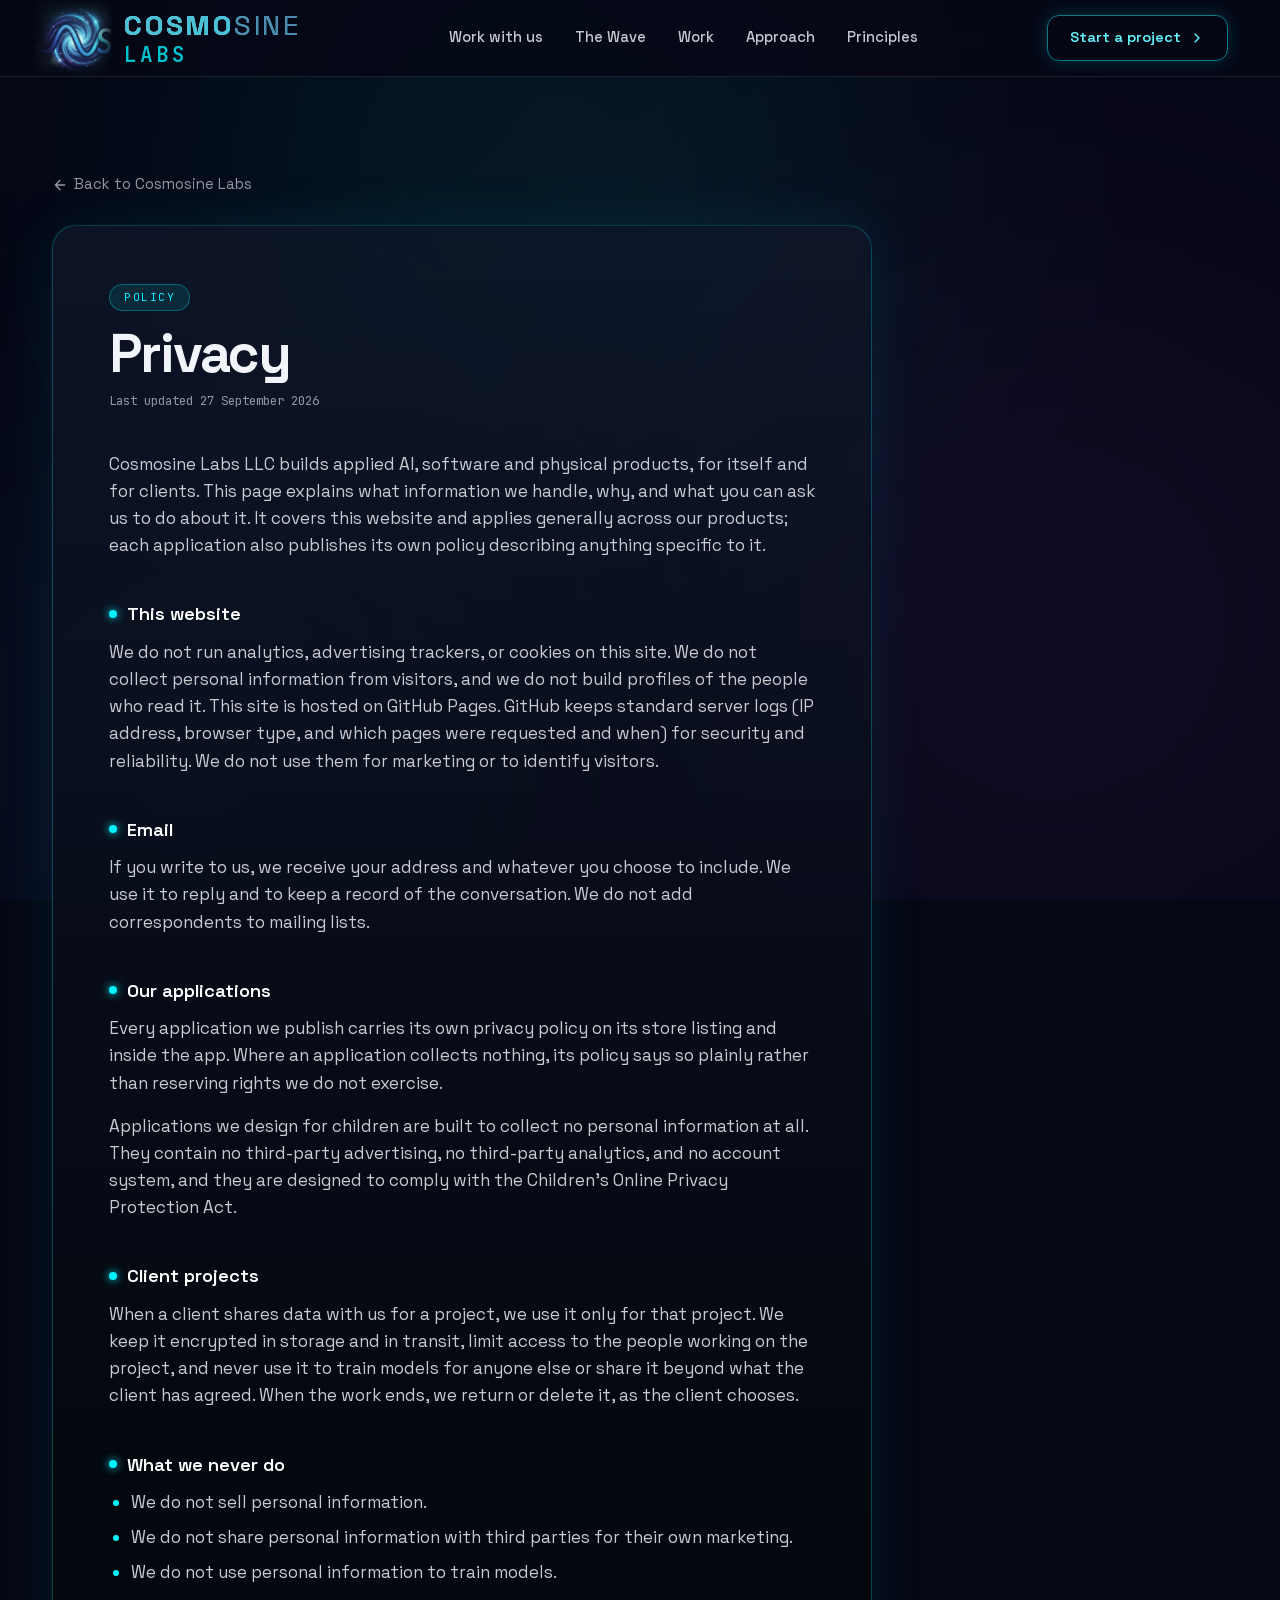
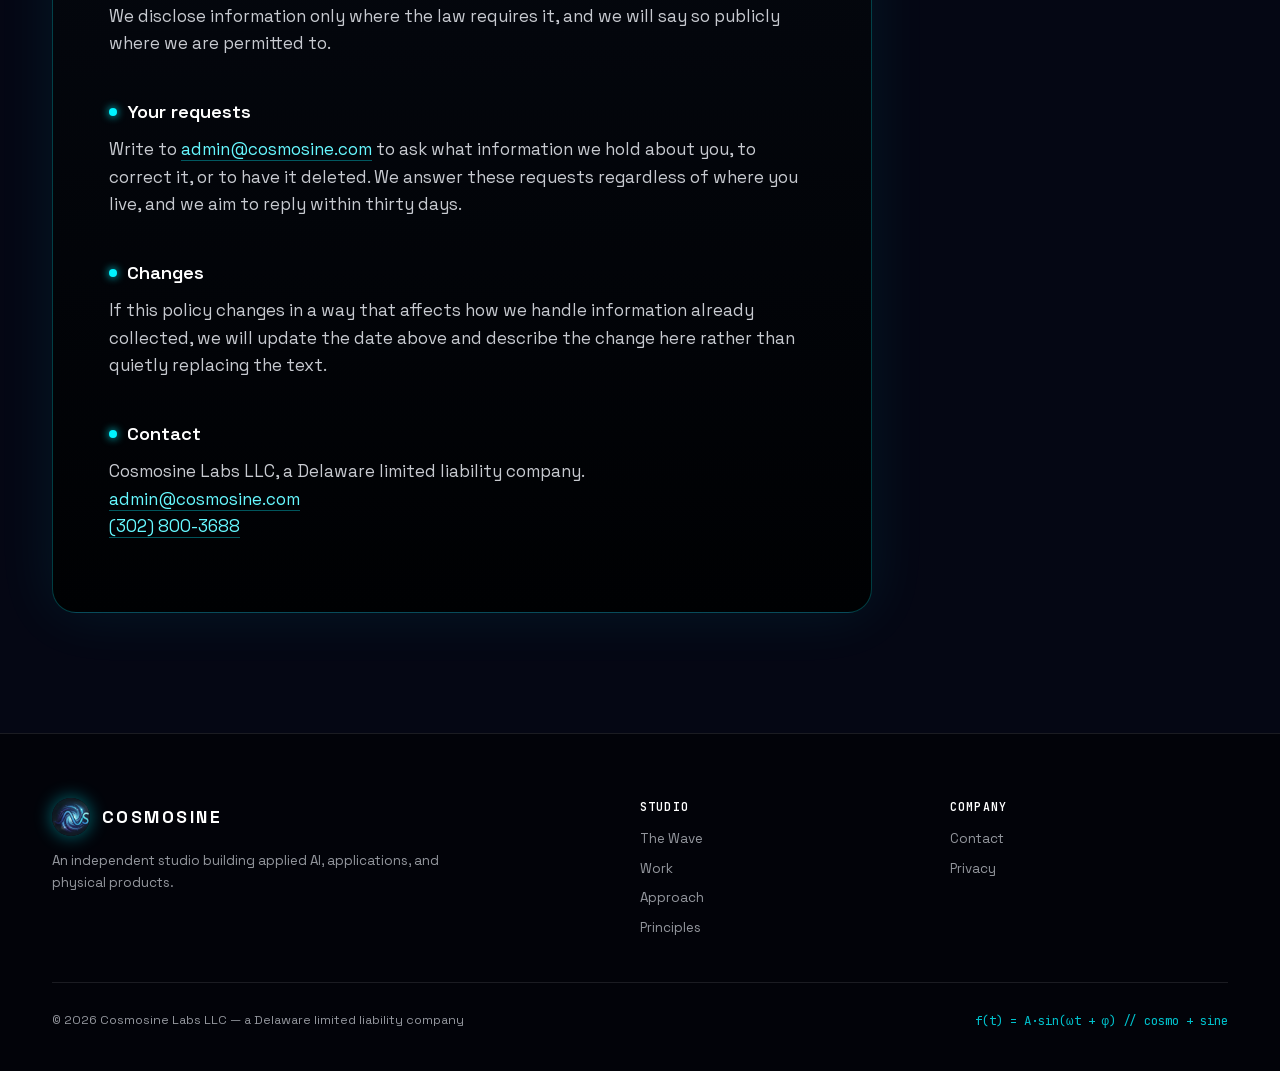
<file: privacy.html>
<!DOCTYPE html>
<html lang="en">
<head>
<meta charset="utf-8">
<meta name="viewport" content="width=device-width, initial-scale=1">
<title>Privacy — Cosmosine Labs</title>
<meta name="description" content="How Cosmosine Labs LLC handles information on this website, in its products and in client projects.">
<meta name="theme-color" content="#050714">
<meta property="og:title" content="Privacy — Cosmosine Labs">
<meta property="og:description" content="Independent applied-AI studio: forecasting, optimization and agent systems whose numbers you can check, and the apps and products around them.">
<meta property="og:type" content="website">
<meta property="og:url" content="https://cosmosine.com/privacy.html">
<meta property="og:site_name" content="Cosmosine Labs">
<meta property="og:image" content="https://cosmosine.com/assets/cosmosine-og.jpg">
<meta name="twitter:card" content="summary_large_image">
<link rel="canonical" href="https://cosmosine.com/privacy.html">
<link rel="icon" type="image/png" href="assets/favicon-192.png">
<link rel="apple-touch-icon" href="assets/apple-touch-icon.png">
<link rel="stylesheet" href="fonts.css?v=10cmsup">
<link rel="stylesheet" href="styles.css">
<script type="application/ld+json">{"@context":"https://schema.org","@type":"Organization","name":"Cosmosine Labs","legalName":"Cosmosine Labs LLC","url":"https://cosmosine.com/","logo":"https://cosmosine.com/assets/logo.jpg","description":"Independent applied-AI studio: forecasts that show their working, AI agents that compute rather than guess, private on-device AI, and the apps around them.","email":"admin@cosmosine.com","telephone":"+1-302-800-3688","contactPoint":{"@type":"ContactPoint","email":"admin@cosmosine.com","telephone":"+1-302-800-3688","contactType":"customer service"},"foundingDate":"2026-09-12"}</script>

<style>:root{--space:#050714;--space-rgb:5,7,20;--panel-rgb:15,23,42;--ink:#f1f5f9;--ink-rgb:241,245,249;--cyan:#00f3ff;--cyan-rgb:0,243,255;--violet:#a855f7;--violet-rgb:168,85,247;--blue:#3b82f6;--blue-rgb:59,130,246;--glow:1;--radius:24px;--max:1240px;--heading-weight:700;--sans:"Space Grotesk",system-ui,-apple-system,BlinkMacSystemFont,"Segoe UI",Roboto,Helvetica,Arial,sans-serif;--mono:"JetBrains Mono",ui-monospace,SFMono-Regular,Menlo,Consolas,monospace}</style>
</head>
<body data-motion="full" data-particles="80" data-hero="particles">

<!-- Icon sprite (Lucide, ISC licence) -->
<svg width="0" height="0" style="position:absolute" aria-hidden="true">
  <defs><style>.i{fill:none;stroke:currentColor;stroke-width:2;stroke-linecap:round;stroke-linejoin:round}</style></defs>
  <symbol id="i-chevron" viewBox="0 0 24 24"><path d="m9 18 6-6-6-6"/></symbol>
  <symbol id="i-back" viewBox="0 0 24 24"><path d="m12 19-7-7 7-7M19 12H5"/></symbol>
  <symbol id="i-play" viewBox="0 0 24 24"><path d="M6 3l14 9-14 9z"/></symbol>
  <symbol id="i-pause" viewBox="0 0 24 24"><rect x="14" y="4" width="4" height="16" rx="1"/><rect x="6" y="4" width="4" height="16" rx="1"/></symbol>
  <symbol id="i-menu" viewBox="0 0 24 24"><path d="M4 6h16M4 12h16M4 18h16"/></symbol>
  <symbol id="i-x" viewBox="0 0 24 24"><path d="M18 6 6 18M6 6l12 12"/></symbol>
</svg>

<div class="ambient" aria-hidden="true"><i class="a"></i><i class="b"></i><i class="c"></i></div>

<header class="site-head" id="head">
  <div class="wrap bar">
    <a class="brand" href="index.html" aria-label="Cosmosine Labs home">
      <img class="logo" style="border-radius:0;-webkit-mask-image:linear-gradient(to right,transparent,#000 10px,#000 calc(100% - 10px),transparent),linear-gradient(to bottom,transparent,#000 10px,#000 calc(100% - 10px),transparent);-webkit-mask-composite:source-in;mask-image:linear-gradient(to right,transparent,#000 10px,#000 calc(100% - 10px),transparent),linear-gradient(to bottom,transparent,#000 10px,#000 calc(100% - 10px),transparent);mask-composite:intersect;scale:1.96" src="assets/logo.jpg" alt="" width="42" height="42">
      <span class="brand-name"><b><span class="t-fs t-c t-al" style="font-size:clamp(16px,calc(15.57px + 1.04vw),28px);font-weight:700;color:#49c1d7;-webkit-text-fill-color:#49c1d7;text-align:center;display:block;width:213px;max-width:100%;box-sizing:border-box">COSMO<span class="t-2" style="color:#4f8ab0;-webkit-text-fill-color:#4f8ab0;font-weight:400">SINE</span></span></b><small><span class="t-fs t-al" style="font-size:clamp(16px,calc(11.68px + 0.78vw),21px);text-align:center;display:block;width:100px;max-width:100%;box-sizing:border-box">Labs</span></small></span>
    </a>

    <nav class="nav" aria-label="Primary">
      <a href="index.html#work-with-us">Work with us</a>
      <a href="index.html#wave">The Wave</a>
      <a href="index.html#work">Work</a>
      <a href="index.html#approach">Approach</a>
      <a href="index.html#principles">Principles</a>
    </nav>

    <a class="btn-ghost head-cta" href="index.html#start">
      Start a project <svg class="i" width="16" height="16"><use href="#i-chevron"/></svg>
    </a>

    <button class="menu-toggle" id="menu-toggle" aria-label="Open menu" aria-expanded="false" aria-controls="mobile-menu">
      <svg class="i"><use href="#i-menu"/></svg>
    </button>
  </div>

  <div class="mobile-menu" id="mobile-menu">
    <a href="index.html#work-with-us">Work with us</a>
    <a href="index.html#wave">The Wave</a>
    <a href="index.html#work">Work</a>
    <a href="index.html#approach">Approach</a>
    <a href="index.html#principles">Principles</a>
    <a class="btn-ghost" href="index.html#start">Start a project</a>
  </div>
</header>

<main class="doc">
  <div class="wrap">
    <a class="back" href="index.html"><svg class="i"><use href="#i-back"/></svg> Back to Cosmosine Labs</a>
    <article class="doc-card">
    <span class="pill">Policy</span>
    <h1>Privacy</h1>
    <p class="updated">Last updated 27 September 2026</p>

    <p>Cosmosine Labs LLC builds applied AI, software and physical products, for itself and for clients. This page explains what information we handle, why, and what you can ask us to do about it. It covers this website and applies generally across our products; each application also publishes its own policy describing anything specific to it.</p>

    <div class="doc-block">
    <h2>This website</h2>
<p>We do not run analytics, advertising trackers, or cookies on this site. We do not collect personal information from visitors, and we do not build profiles of the people who read it. This site is hosted on GitHub Pages. GitHub keeps standard server logs (IP address, browser type, and which pages were requested and when) for security and reliability. We do not use them for marketing or to identify visitors.</p>
    </div>

    <div class="doc-block">
    <h2>Email</h2>
<p>If you write to us, we receive your address and whatever you choose to include. We use it to reply and to keep a record of the conversation. We do not add correspondents to mailing lists.</p>
    </div>

    <div class="doc-block">
    <h2>Our applications</h2>
<p>Every application we publish carries its own privacy policy on its store listing and inside the app. Where an application collects nothing, its policy says so plainly rather than reserving rights we do not exercise.</p>
<p>Applications we design for children are built to collect no personal information at all. They contain no third-party advertising, no third-party analytics, and no account system, and they are designed to comply with the Children&#39;s Online Privacy Protection Act.</p>
    </div>

    <div class="doc-block">
    <h2>Client projects</h2>
<p>When a client shares data with us for a project, we use it only for that project. We keep it encrypted in storage and in transit, limit access to the people working on the project, and never use it to train models for anyone else or share it beyond what the client has agreed. When the work ends, we return or delete it, as the client chooses.</p>
    </div>

    <div class="doc-block">
    <h2>What we never do</h2>
<ul><li>We do not sell personal information.</li><li>We do not share personal information with third parties for their own marketing.</li><li>We do not use personal information to train models.</li></ul>
<p>We disclose information only where the law requires it, and we will say so publicly where we are permitted to.</p>
    </div>

    <div class="doc-block">
    <h2>Your requests</h2>
<p>Write to <a href="mailto:admin@cosmosine.com">admin@cosmosine.com</a> to ask what information we hold about you, to correct it, or to have it deleted. We answer these requests regardless of where you live, and we aim to reply within thirty days.</p>
    </div>

    <div class="doc-block">
    <h2>Changes</h2>
<p>If this policy changes in a way that affects how we handle information already collected, we will update the date above and describe the change here rather than quietly replacing the text.</p>
    </div>

    <div class="doc-block">
    <h2>Contact</h2>
<p>Cosmosine Labs LLC, a Delaware limited liability company.<br><a href="mailto:admin@cosmosine.com">admin@cosmosine.com</a><br><a href="tel:+13028003688">(302) 800-3688</a></p>
    </div>
    </article>
  </div>
</main>

<footer class="site-foot">
  <div class="wrap">
    <div class="foot-grid" style="--foot-cols:2">
      <div>
        <a class="foot-brand" href="index.html">
          <img class="logo" src="assets/logo.jpg" alt="" width="38" height="38">
          <b>COSMOSINE</b>
        </a>
        <p>An independent studio building applied AI, applications, and physical products.</p>
      </div>
      <div class="foot-col">
        <h4>Studio</h4>
        <ul>
          <li><a href="index.html#wave">The Wave</a></li>
          <li><a href="index.html#work">Work</a></li>
          <li><a href="index.html#approach">Approach</a></li>
          <li><a href="index.html#principles">Principles</a></li>
        </ul>
      </div>
      <div class="foot-col">
        <h4>Company</h4>
        <ul>
          <li><a href="index.html#contact">Contact</a></li>
          <li><a href="privacy.html">Privacy</a></li>
        </ul>
      </div>
    </div>
    <div class="foot-base">
      <span>© 2026 Cosmosine Labs LLC — a Delaware limited liability company</span>
      
      <span class="mono">f(t) = A·sin(ωt + φ) // cosmo + sine</span>
    </div>
  </div>
</footer>

<script src="main.js" defer></script>

</body>
</html>
</file>
<file: fonts.css>
/* Fonts for this site, served from this site. */
@font-face{font-family:"JetBrains Mono";font-style:normal;font-weight:400;font-display:swap;src:url("assets/fonts/jetbrains-mono/9326b4c9bf1d.woff2") format("woff2");unicode-range:U+0100-02BA, U+02BD-02C5, U+02C7-02CC, U+02CE-02D7, U+02DD-02FF, U+0304, U+0308, U+0329, U+1D00-1DBF, U+1E00-1E9F, U+1EF2-1EFF, U+2020, U+20A0-20AB, U+20AD-20C0, U+2113, U+2C60-2C7F, U+A720-A7FF}
@font-face{font-family:"JetBrains Mono";font-style:normal;font-weight:400;font-display:swap;src:url("assets/fonts/jetbrains-mono/b87346fdc77f.woff2") format("woff2");unicode-range:U+0000-00FF, U+0131, U+0152-0153, U+02BB-02BC, U+02C6, U+02DA, U+02DC, U+0304, U+0308, U+0329, U+2000-206F, U+20AC, U+2122, U+2191, U+2193, U+2212, U+2215, U+FEFF, U+FFFD}
@font-face{font-family:"JetBrains Mono";font-style:normal;font-weight:600;font-display:swap;src:url("assets/fonts/jetbrains-mono/9326b4c9bf1d.woff2") format("woff2");unicode-range:U+0100-02BA, U+02BD-02C5, U+02C7-02CC, U+02CE-02D7, U+02DD-02FF, U+0304, U+0308, U+0329, U+1D00-1DBF, U+1E00-1E9F, U+1EF2-1EFF, U+2020, U+20A0-20AB, U+20AD-20C0, U+2113, U+2C60-2C7F, U+A720-A7FF}
@font-face{font-family:"JetBrains Mono";font-style:normal;font-weight:600;font-display:swap;src:url("assets/fonts/jetbrains-mono/b87346fdc77f.woff2") format("woff2");unicode-range:U+0000-00FF, U+0131, U+0152-0153, U+02BB-02BC, U+02C6, U+02DA, U+02DC, U+0304, U+0308, U+0329, U+2000-206F, U+20AC, U+2122, U+2191, U+2193, U+2212, U+2215, U+FEFF, U+FFFD}
@font-face{font-family:"JetBrains Mono";font-style:normal;font-weight:700;font-display:swap;src:url("assets/fonts/jetbrains-mono/9326b4c9bf1d.woff2") format("woff2");unicode-range:U+0100-02BA, U+02BD-02C5, U+02C7-02CC, U+02CE-02D7, U+02DD-02FF, U+0304, U+0308, U+0329, U+1D00-1DBF, U+1E00-1E9F, U+1EF2-1EFF, U+2020, U+20A0-20AB, U+20AD-20C0, U+2113, U+2C60-2C7F, U+A720-A7FF}
@font-face{font-family:"JetBrains Mono";font-style:normal;font-weight:700;font-display:swap;src:url("assets/fonts/jetbrains-mono/b87346fdc77f.woff2") format("woff2");unicode-range:U+0000-00FF, U+0131, U+0152-0153, U+02BB-02BC, U+02C6, U+02DA, U+02DC, U+0304, U+0308, U+0329, U+2000-206F, U+20AC, U+2122, U+2191, U+2193, U+2212, U+2215, U+FEFF, U+FFFD}
@font-face{font-family:"Space Grotesk";font-style:normal;font-weight:400;font-display:swap;src:url("assets/fonts/space-grotesk/012a46f960a4.woff2") format("woff2");unicode-range:U+0100-02BA, U+02BD-02C5, U+02C7-02CC, U+02CE-02D7, U+02DD-02FF, U+0304, U+0308, U+0329, U+1D00-1DBF, U+1E00-1E9F, U+1EF2-1EFF, U+2020, U+20A0-20AB, U+20AD-20C0, U+2113, U+2C60-2C7F, U+A720-A7FF}
@font-face{font-family:"Space Grotesk";font-style:normal;font-weight:400;font-display:swap;src:url("assets/fonts/space-grotesk/1d9f0cbb15e4.woff2") format("woff2");unicode-range:U+0000-00FF, U+0131, U+0152-0153, U+02BB-02BC, U+02C6, U+02DA, U+02DC, U+0304, U+0308, U+0329, U+2000-206F, U+20AC, U+2122, U+2191, U+2193, U+2212, U+2215, U+FEFF, U+FFFD}
@font-face{font-family:"Space Grotesk";font-style:normal;font-weight:500;font-display:swap;src:url("assets/fonts/space-grotesk/012a46f960a4.woff2") format("woff2");unicode-range:U+0100-02BA, U+02BD-02C5, U+02C7-02CC, U+02CE-02D7, U+02DD-02FF, U+0304, U+0308, U+0329, U+1D00-1DBF, U+1E00-1E9F, U+1EF2-1EFF, U+2020, U+20A0-20AB, U+20AD-20C0, U+2113, U+2C60-2C7F, U+A720-A7FF}
@font-face{font-family:"Space Grotesk";font-style:normal;font-weight:500;font-display:swap;src:url("assets/fonts/space-grotesk/1d9f0cbb15e4.woff2") format("woff2");unicode-range:U+0000-00FF, U+0131, U+0152-0153, U+02BB-02BC, U+02C6, U+02DA, U+02DC, U+0304, U+0308, U+0329, U+2000-206F, U+20AC, U+2122, U+2191, U+2193, U+2212, U+2215, U+FEFF, U+FFFD}
@font-face{font-family:"Space Grotesk";font-style:normal;font-weight:600;font-display:swap;src:url("assets/fonts/space-grotesk/012a46f960a4.woff2") format("woff2");unicode-range:U+0100-02BA, U+02BD-02C5, U+02C7-02CC, U+02CE-02D7, U+02DD-02FF, U+0304, U+0308, U+0329, U+1D00-1DBF, U+1E00-1E9F, U+1EF2-1EFF, U+2020, U+20A0-20AB, U+20AD-20C0, U+2113, U+2C60-2C7F, U+A720-A7FF}
@font-face{font-family:"Space Grotesk";font-style:normal;font-weight:600;font-display:swap;src:url("assets/fonts/space-grotesk/1d9f0cbb15e4.woff2") format("woff2");unicode-range:U+0000-00FF, U+0131, U+0152-0153, U+02BB-02BC, U+02C6, U+02DA, U+02DC, U+0304, U+0308, U+0329, U+2000-206F, U+20AC, U+2122, U+2191, U+2193, U+2212, U+2215, U+FEFF, U+FFFD}
@font-face{font-family:"Space Grotesk";font-style:normal;font-weight:700;font-display:swap;src:url("assets/fonts/space-grotesk/012a46f960a4.woff2") format("woff2");unicode-range:U+0100-02BA, U+02BD-02C5, U+02C7-02CC, U+02CE-02D7, U+02DD-02FF, U+0304, U+0308, U+0329, U+1D00-1DBF, U+1E00-1E9F, U+1EF2-1EFF, U+2020, U+20A0-20AB, U+20AD-20C0, U+2113, U+2C60-2C7F, U+A720-A7FF}
@font-face{font-family:"Space Grotesk";font-style:normal;font-weight:700;font-display:swap;src:url("assets/fonts/space-grotesk/1d9f0cbb15e4.woff2") format("woff2");unicode-range:U+0000-00FF, U+0131, U+0152-0153, U+02BB-02BC, U+02C6, U+02DA, U+02DC, U+0304, U+0308, U+0329, U+2000-206F, U+20AC, U+2122, U+2191, U+2193, U+2212, U+2215, U+FEFF, U+FFFD}
</file>
<file: styles.css>
/* ===== studio components ===== */
/* ==========================================================================
   Shared components, loaded before every template's stylesheet.
   Charts: marks use --series-*, a colour-blind-safe palette each template sets
   for its own surface. Text always uses text colours, never series colours.
   ========================================================================== */

:root{
  --series-1:#2a78d6; --series-2:#eb6834; --series-3:#1baf7a;
  --series-other:color-mix(in srgb,var(--ink) 30%,var(--chart-bg-solid,#fff));
  --chart-bg:rgb(var(--panel-rgb));
  --chart-bg-solid:rgb(var(--panel-rgb));
  --chart-grid:rgba(var(--ink-rgb),.1);
  --chart-grid-strong:rgba(var(--ink-rgb),.35);
}

.doc-block{display:contents}

/* key facts: label / value rows */
.keyfacts{display:grid;grid-template-columns:repeat(auto-fit,minmax(min(360px,100%),1fr));gap:0 48px;max-width:900px;margin:36px auto 0}
.keyfact{display:grid;grid-template-columns:minmax(96px,34%) minmax(0,1fr);gap:16px;padding:15px 2px;border-top:1px solid var(--line)}
.keyfact dt{color:var(--muted);font-size:.9rem}
.keyfact dd{margin:0;color:var(--ink);font-weight:500;overflow-wrap:break-word}
.keyfact a{text-decoration:underline;text-decoration-thickness:1px;text-underline-offset:3px}

.chart{
  position:relative;margin:0 auto;max-width:860px;
  padding:clamp(18px,3vw,32px);border-radius:var(--radius);
  background:var(--chart-bg);border:1px solid var(--line);color:var(--ink);
}
.chart.wide{max-width:none}
.chart-cap{margin:0 0 22px;font-weight:600;font-size:1rem;color:var(--ink)}
.chart-note{margin:16px 0 0;font-size:.82rem;color:var(--muted)}
.chart-empty{margin:0;padding:32px 0;text-align:center;color:var(--muted)}
.chart :focus-visible{outline:2px solid var(--series-1);outline-offset:2px}

/* horizontal bars */
.hbars{display:grid;gap:12px}
.hbar{display:grid;grid-template-columns:minmax(84px,28%) minmax(0,1fr);align-items:center;gap:14px;border-radius:6px;outline:none}
.hbar-label{font-size:.92rem;color:var(--body);text-align:right;overflow-wrap:anywhere}
.hbar-track{display:flex;align-items:center;gap:8px;min-width:0}
.hbar-fill{flex:none;height:20px;width:calc((100% - 6em) * var(--f));min-width:2px;background:var(--series-1);border-radius:0 4px 4px 0;transition:filter .15s}
.hbar-val{font-size:.85rem;font-weight:600;color:var(--ink);white-space:nowrap}
.hbar:hover .hbar-fill,.hbar:focus-visible .hbar-fill{filter:brightness(1.12)}

/* shared axis grid (columns + line) */
.cplot,.lplot{position:relative;height:240px;margin-left:4em}
.cgrid{position:absolute;inset:0;pointer-events:none}
.cgrid i{position:absolute;left:0;right:0;bottom:var(--y);border-top:1px solid var(--chart-grid);font-style:normal}
.cgrid b{position:absolute;right:100%;margin-right:8px;transform:translateY(-50%);font-size:.72rem;font-weight:400;color:var(--muted);white-space:nowrap;font-variant-numeric:tabular-nums}
.xlabels{display:grid;grid-template-columns:repeat(var(--n),minmax(0,1fr));margin:8px 0 0 4em;font-size:.78rem;color:var(--muted);text-align:center}
.xlabels span{padding:0 2px;overflow-wrap:anywhere}

/* columns */
.cols{position:absolute;inset:0;display:grid;grid-template-columns:repeat(var(--n),minmax(0,1fr))}
.col{position:relative;display:flex;justify-content:center;align-items:flex-end;outline:none}
.col-bar{position:relative;width:min(24px,60%);height:var(--h);min-height:2px;background:var(--series-1);border-radius:4px 4px 0 0;transition:filter .15s}
.col-val{position:absolute;bottom:100%;left:50%;transform:translateX(-50%);margin-bottom:5px;font-size:.78rem;font-weight:600;color:var(--ink);white-space:nowrap}
.col:hover .col-bar,.col:focus-visible .col-bar{filter:brightness(1.12)}

/* emphasis: one highlighted bar, the rest recede */
.is-dim .hbar-fill,.is-dim .col-bar{background:var(--series-other)}

/* line */
.lplot{margin-right:10px;outline:none;touch-action:pan-y}
.lplot svg{position:absolute;inset:0;width:100%;height:100%;overflow:visible}
.lplot .line{fill:none;stroke:var(--series-1);stroke-width:2;stroke-linejoin:round;stroke-linecap:round}
.lplot .area{fill:var(--series-1);opacity:.1}
.lplot .dot{position:absolute;width:10px;height:10px;margin:-5px 0 0 -5px;border-radius:50%;background:var(--series-1);box-shadow:0 0 0 2px var(--chart-bg-solid);pointer-events:none}
.lplot .dot-val{position:absolute;transform:translate(-50%,calc(-100% - 10px));font-size:.78rem;font-weight:600;color:var(--ink);white-space:nowrap;pointer-events:none}
.lplot .xhair{position:absolute;top:0;bottom:0;width:1px;margin-left:-.5px;background:var(--chart-grid-strong);pointer-events:none;display:none}
.lplot .hdot{display:none;width:12px;height:12px;margin:-6px 0 0 -6px}
.lplot.hover .xhair,.lplot.hover .hdot{display:block}
.xlabels.line{display:block;position:relative;height:1.7em;margin-right:10px}
.xlabels.line span{position:absolute;transform:translateX(-50%);white-space:nowrap}
.xlabels.line span.skip{visibility:hidden}

/* donut */
.donut-wrap{display:flex;flex-wrap:wrap;align-items:center;justify-content:center;gap:clamp(20px,5vw,56px)}
.donut{position:relative;width:min(240px,64vw);aspect-ratio:1}
.donut svg{width:100%;height:100%;transform:rotate(-90deg);overflow:visible}
.seg{fill:none;stroke-width:16;outline:none;transition:stroke-width .15s;cursor:default}
.seg:hover,.seg:focus-visible{stroke-width:19}
.s1{stroke:var(--series-1)}.s2{stroke:var(--series-2)}.s3{stroke:var(--series-3)}.s-other{stroke:var(--series-other)}
.donut-center{position:absolute;inset:0;display:grid;place-content:center;text-align:center;pointer-events:none}
.donut-center b{font-size:clamp(1.3rem,3vw,1.9rem);font-weight:700;color:var(--ink)}
.donut-center span{font-size:.8rem;color:var(--muted)}
.legend{list-style:none;margin:0;padding:0;display:grid;gap:12px;min-width:min(240px,100%)}
.legend li{display:grid;grid-template-columns:12px minmax(0,1fr) auto;align-items:center;gap:10px;font-size:.92rem;color:var(--body)}
.sw{width:12px;height:12px;border-radius:3px}
.sw.s1{background:var(--series-1)}.sw.s2{background:var(--series-2)}.sw.s3{background:var(--series-3)}.sw.s-other{background:var(--series-other)}
.lg-v{font-weight:600;color:var(--ink);white-space:nowrap}
.lg-v small{margin-left:6px;font-weight:400;color:var(--muted)}

/* tooltip (values lead, labels follow) */
.chart-tip{position:absolute;z-index:5;pointer-events:none;padding:7px 10px;border-radius:8px;background:var(--ink);color:var(--space);box-shadow:0 8px 24px rgba(0,0,0,.25);font-size:.8rem;line-height:1.3;white-space:nowrap;transform:translate(-50%,calc(-100% - 10px))}
.chart-tip[hidden]{display:none}
.chart-tip b{display:block;font-size:.95rem}
.chart-tip span{opacity:.75}

/* the table twin */
.chart-table{margin-top:20px;font-size:.86rem}
.chart-table summary{cursor:pointer;color:var(--muted);font-size:.82rem;width:max-content}
.chart-table summary:hover{color:var(--ink)}
.chart-table table{width:100%;border-collapse:collapse;margin-top:10px}
.chart-table th,.chart-table td{padding:7px 8px;border-bottom:1px solid var(--line);text-align:left;font-weight:400;color:var(--body)}
.chart-table thead th{font-weight:600;color:var(--ink)}
.chart-table td{text-align:right;font-variant-numeric:tabular-nums}

@media (max-width:560px){
  .hbar{grid-template-columns:1fr;gap:4px}
  .hbar-label{text-align:left}
  .cplot,.lplot,.xlabels{margin-left:3.2em}
}

/* ==========================================================================
   Free design (Site Studio): moved elements and added layers.
   Offsets apply above 720px; phones use their own, which default to none,
   so nothing arranged on a wide screen can end up off a small one.
   ========================================================================== */
.fx{translate:var(--fx-x,0px) var(--fx-y,0px)}
@media (max-width:720px){.fx{translate:var(--fx-mx,0px) var(--fx-my,0px)}}

/* a style set on a text block reaches the paragraphs and list items inside it */
.t-ff *{font-family:inherit!important}
.t-fs *{font-size:inherit!important}
.t-c :not(a):not(.t-2){color:inherit!important;-webkit-text-fill-color:inherit!important}
.t-lh *{line-height:inherit!important}
.t-ls *{letter-spacing:inherit!important}
.t-al *{text-align:inherit!important}

/* Stacking: a section with layers or ordered elements keeps its own order. Its content sits at
   level 0; layers and ordered elements take z-index values above (1, 2 …) or below (-1 …) it. */
section.has-layers{isolation:isolate}
section.has-layers > .wrap{position:relative;z-index:auto}
.layers{position:absolute;inset:0;pointer-events:none}
.layer{position:absolute;left:var(--lx);top:var(--ly);translate:-50% -50%;aspect-ratio:1}
.layer svg{display:block;width:100%;height:100%;overflow:visible}
.layer .shp{display:block;width:100%;height:100%;box-sizing:border-box}
.layer.l-text{aspect-ratio:auto;width:max-content;max-width:min(var(--lw,420px),92vw);pointer-events:auto;line-height:1.25}
.layer.l-image{aspect-ratio:auto}
.layer.l-image img{display:block;width:100%;height:100%;object-fit:cover}
.layer .lph{display:grid;place-items:center;aspect-ratio:4/3;border:2px dashed currentColor;border-radius:12px;opacity:.6}
.layer .lph svg{width:30%;height:auto}
.layer .ibadge{display:flex;align-items:center;justify-content:center;width:100%;height:100%;color:var(--cyan)}
.layer .ibadge svg{width:100%;height:100%}
.layer .ibadge.filled svg{width:56%;height:56%}
.layer.l-text a{pointer-events:auto}
@media (max-width:720px){
  .layer{left:var(--lmx,var(--lx));top:var(--lmy,var(--ly))}
  .layer.no-phone{display:none}
}

/* ===== template: cosmic ===== */
/* ==========================================================================
   Cosmosine Labs — shared styles
   Palette and type are defined once here; both pages consume them.
   ========================================================================== */

:root{
  /* chart palette: validated colour-blind-safe on this template's surface (dataviz validator, all pairs) */
  --series-1:#199e70;--series-2:#9085e9;--series-3:#d95926;--chart-bg:color-mix(in srgb,rgb(var(--panel-rgb)) 85%,var(--space));--chart-bg-solid:color-mix(in srgb,rgb(var(--panel-rgb)) 85%,var(--space));

  /* Defaults. The studio writes an override block into each page's <head>. */
  --space:#050714;   --space-rgb:5,7,20;
  --panel-rgb:15,23,42;
  --ink:#f1f5f9;     --ink-rgb:241,245,249;
  --cyan:#00f3ff;    --cyan-rgb:0,243,255;
  --violet:#a855f7;  --violet-rgb:168,85,247;
  --blue:#3b82f6;    --blue-rgb:59,130,246;
  --glow:1;

  --body:color-mix(in srgb,var(--ink) 82%,var(--space));
  --muted:color-mix(in srgb,var(--ink) 60%,var(--space));
  --faint:color-mix(in srgb,var(--ink) 42%,var(--space));
  --line:rgba(var(--ink-rgb),.10);
  --line-soft:rgba(var(--ink-rgb),.05);
  --space-3:color-mix(in srgb,var(--space) 45%,#000);
  --cyan-soft:color-mix(in srgb,var(--cyan) 60%,#fff);
  --cyan-mid:color-mix(in srgb,var(--cyan) 55%,var(--blue));
  --blue-soft:color-mix(in srgb,var(--blue) 70%,#fff);
  --violet-soft:color-mix(in srgb,var(--violet) 70%,#fff);

  --sans:"Space Grotesk",-apple-system,BlinkMacSystemFont,"Segoe UI",Helvetica,Arial,sans-serif;
  --mono:"JetBrains Mono",ui-monospace,SFMono-Regular,Menlo,Consolas,monospace;
  --heading-weight:700;

  --max:1240px;
  --gutter:clamp(16px,4vw,32px);
  --radius:24px;
}

*{box-sizing:border-box}
html{-webkit-text-size-adjust:100%;scroll-behavior:smooth;scroll-padding-top:88px}

body{
  margin:0;
  background:var(--space);
  color:var(--ink);
  font-family:var(--sans);
  font-size:17px;
  line-height:1.6;
  -webkit-font-smoothing:antialiased;
  overflow-x:hidden;
}
::selection{background:var(--cyan);color:#000}

a{color:inherit;text-decoration:none}
a:focus-visible,button:focus-visible,input:focus-visible{outline:2px solid var(--cyan);outline-offset:3px;border-radius:6px}
img{display:block;max-width:100%}

.wrap{max-width:var(--max);margin:0 auto;padding-inline:var(--gutter)}
.mono{font-family:var(--mono)}
.grad{
  background:linear-gradient(90deg,var(--cyan) 0%,var(--cyan-mid) 45%,var(--violet) 100%);
  -webkit-background-clip:text;background-clip:text;color:transparent;
}

/* ambient glows behind everything */
.ambient{position:fixed;inset:0;pointer-events:none;z-index:0;overflow:hidden}
.ambient i{position:absolute;border-radius:50%;display:block}
.ambient .a{width:600px;height:600px;top:-120px;left:20%;background:rgba(var(--cyan-rgb),.10);filter:blur(160px)}
.ambient .b{width:700px;height:700px;top:30%;right:-120px;background:rgba(var(--violet-rgb),.10);filter:blur(190px)}
.ambient .c{width:500px;height:500px;bottom:-80px;left:-60px;background:rgba(var(--blue-rgb),.10);filter:blur(150px)}
main,.site-head,.site-foot{position:relative;z-index:1}

/* ---------- logo ---------- */
.logo{
  border-radius:50%;
  object-fit:cover;
  box-shadow:0 0 18px rgba(var(--cyan-rgb),calc(.45*var(--glow)));
  flex-shrink:0;
}

/* ---------- header ---------- */
.site-head{
  position:sticky;top:0;z-index:50;
  background:rgba(var(--space-rgb),.8);
  backdrop-filter:blur(18px);-webkit-backdrop-filter:blur(18px);
  border-bottom:1px solid var(--line);
}
.site-head .bar{display:flex;align-items:center;justify-content:space-between;height:76px;gap:16px}
.brand{display:flex;align-items:center;gap:12px}
.brand .logo{width:42px;height:42px;transition:transform .3s}
.brand:hover .logo{transform:scale(1.06)}
.brand-name{display:flex;flex-direction:column;line-height:1.1}
.brand-name b{
  font-size:1.2rem;font-weight:700;letter-spacing:.14em;
  background:linear-gradient(90deg,#fff,var(--cyan-soft),var(--cyan));
  -webkit-background-clip:text;background-clip:text;color:transparent;
}
.brand-name small{font-family:var(--mono);font-size:.6rem;letter-spacing:.3em;color:rgba(var(--cyan-rgb),.8);text-transform:uppercase;font-weight:600;margin-top:3px}

.nav{display:flex;align-items:center;gap:32px;font-size:.92rem;font-weight:500;color:var(--body)}
.nav a{transition:color .2s}
.nav a:hover{color:var(--cyan)}

.btn-ghost{
  display:inline-flex;align-items:center;gap:8px;
  padding:10px 22px;border-radius:12px;
  font-size:.9rem;font-weight:600;color:var(--cyan-soft);
  border:1px solid rgba(var(--cyan-rgb),.5);
  box-shadow:0 0 20px rgba(var(--cyan-rgb),calc(.18*var(--glow)));
  transition:box-shadow .3s,border-color .3s,background .3s;
}
.btn-ghost:hover{border-color:var(--cyan);box-shadow:0 0 30px rgba(var(--cyan-rgb),calc(.38*var(--glow)));background:rgba(var(--cyan-rgb),calc(.08*var(--glow)))}
.btn-ghost svg{transition:transform .2s}
.btn-ghost:hover svg{transform:translateX(3px)}

.menu-toggle{display:none;background:none;border:0;color:var(--body);padding:8px;cursor:pointer}
.menu-toggle svg{width:24px;height:24px}
.mobile-menu{display:none;border-top:1px solid var(--line);background:rgba(var(--space-rgb),.96);padding:8px var(--gutter) 22px}
.mobile-menu a{display:block;padding:10px 0;color:var(--body)}
.mobile-menu .btn-ghost{display:flex;justify-content:center;margin-top:10px}
.site-head.open .mobile-menu{display:block}

/* ---------- hero ---------- */
.hero{position:relative;min-height:min(calc(100vh - 76px),900px);display:flex;align-items:center;padding-block:48px 88px;overflow:hidden}
.hero canvas{position:absolute;inset:0;width:100%;height:100%;z-index:0;pointer-events:none;opacity:.85}
.hero .wrap{position:relative;z-index:1;width:100%}
.hero-grid{display:grid;grid-template-columns:7fr 5fr;gap:56px;align-items:center}

.badge{
  display:inline-flex;align-items:center;gap:8px;
  padding:6px 16px;border-radius:999px;
  background:rgba(var(--cyan-rgb),.1);border:1px solid rgba(var(--cyan-rgb),.4);
  color:var(--cyan-soft);font-family:var(--mono);font-size:.72rem;letter-spacing:.06em;
  box-shadow:0 0 20px rgba(var(--cyan-rgb),calc(.16*var(--glow)));
}
.badge .dot{width:7px;height:7px;border-radius:50%;background:var(--cyan);box-shadow:0 0 8px var(--cyan);animation:pulse 2.4s ease-in-out infinite}

h1{
  font-size:clamp(2.5rem,6.2vw,4.6rem);
  line-height:1.05;font-weight:var(--heading-weight);letter-spacing:-.035em;
  margin:28px 0 0;max-width:15ch;text-wrap:balance;
}
h1 .grad{filter:drop-shadow(0 0 28px rgba(var(--cyan-rgb),calc(.3*var(--glow))))}
.lede{font-size:clamp(1.05rem,1.6vw,1.25rem);color:var(--body);max-width:52ch;margin:26px 0 0}

.ctas{display:flex;flex-wrap:wrap;gap:14px;margin-top:36px}
.cta-note{margin:12px 0 0;font-size:.84rem;color:var(--muted)}
.btn-primary{
  display:inline-flex;align-items:center;justify-content:center;gap:8px;
  padding:15px 30px;border-radius:12px;
  background:linear-gradient(90deg,var(--cyan),var(--blue));
  color:#000;font-weight:700;font-size:1rem;
  box-shadow:0 0 35px rgba(var(--cyan-rgb),calc(.35*var(--glow)));
  transition:transform .2s,box-shadow .2s,filter .2s;
}
.btn-primary:hover{transform:translateY(-2px);filter:brightness(1.1);box-shadow:0 0 45px rgba(var(--cyan-rgb),calc(.5*var(--glow)))}
.btn-secondary{
  display:inline-flex;align-items:center;justify-content:center;gap:8px;
  padding:15px 30px;border-radius:12px;
  background:rgba(var(--panel-rgb),.8);border:1px solid rgba(var(--cyan-rgb),.3);
  color:var(--cyan-soft);font-weight:600;font-size:1rem;
  backdrop-filter:blur(10px);
  transition:border-color .2s,background .2s;
}
.btn-secondary:hover{border-color:var(--cyan);background:rgba(var(--panel-rgb),.8)}
.btn-secondary svg{color:var(--violet)}
.ctas svg{width:18px;height:18px}

.facts{display:grid;grid-template-columns:repeat(3,1fr);gap:16px;margin-top:44px;padding-top:28px;border-top:1px solid var(--line)}
.facts dt{font-family:var(--mono);font-weight:700;font-size:clamp(1.3rem,2.4vw,1.8rem)}
.facts dd{margin:4px 0 0;font-family:var(--mono);font-size:.7rem;letter-spacing:.08em;text-transform:uppercase;color:var(--muted)}
.facts .c1{color:var(--cyan)}.facts .c2{color:var(--violet)}.facts .c3{color:var(--blue-soft)}

/* emblem card */
.emblem{
  position:relative;aspect-ratio:1;width:100%;max-width:440px;margin-inline:auto;
  display:flex;flex-direction:column;justify-content:space-between;
  padding:28px;border-radius:var(--radius);
  background:linear-gradient(180deg,rgba(var(--panel-rgb),.9),rgba(0,0,0,.95));
  border:1px solid rgba(var(--cyan-rgb),.4);
  box-shadow:0 0 70px rgba(var(--cyan-rgb),calc(.2*var(--glow)));
  overflow:hidden;
}
.emblem-top{display:flex;justify-content:space-between;align-items:center;padding-bottom:12px;border-bottom:1px solid var(--line);font-family:var(--mono);font-size:.72rem;color:rgba(var(--cyan-rgb),.85)}
.emblem-top span:first-child{display:flex;align-items:center;gap:8px}
.emblem-top .dot{width:7px;height:7px;border-radius:50%;background:var(--cyan);animation:pulse 2s ease-in-out infinite}
.emblem-core{display:flex;flex-direction:column;align-items:center;gap:18px;padding-block:12px}
.emblem-core .logo{width:min(190px,48%);height:auto;aspect-ratio:1;box-shadow:0 0 50px rgba(var(--cyan-rgb),calc(.45*var(--glow))),0 0 110px rgba(var(--violet-rgb),calc(.3*var(--glow)));transition:transform .6s}
.emblem:hover .emblem-core .logo{transform:scale(1.05) rotate(-4deg)}
.emblem-core h2{margin:0;font-size:1.5rem;font-weight:700;letter-spacing:.24em;text-align:center}
.emblem-core p{margin:4px 0 0;font-family:var(--mono);font-size:.68rem;letter-spacing:.2em;color:var(--cyan);text-align:center;text-transform:uppercase}
.emblem-status{display:flex;justify-content:space-between;align-items:center;gap:10px;padding:12px 14px;border-radius:12px;background:rgba(0,0,0,.6);border:1px solid var(--line);font-family:var(--mono);font-size:.74rem;color:var(--muted)}
.emblem-status b{color:var(--cyan);display:flex;align-items:center;gap:6px}

/* ---------- sections ---------- */
.section{position:relative;padding-block:clamp(72px,10vw,112px);border-top:1px solid var(--line)}
.section.alt{background:rgba(0,0,0,.22)}
.head-center{text-align:center;max-width:720px;margin:0 auto clamp(40px,6vw,64px)}
.head-split{display:flex;justify-content:space-between;align-items:flex-end;gap:24px;margin-bottom:48px}
.head-split > p{max-width:440px;color:var(--muted);margin:0}
.pill{
  display:inline-block;padding:4px 14px;border-radius:999px;
  font-family:var(--mono);font-size:.7rem;letter-spacing:.14em;text-transform:uppercase;
  color:var(--cyan);background:rgba(var(--cyan-rgb),.1);border:1px solid rgba(var(--cyan-rgb),.3);
}
.pill.violet{color:var(--violet-soft);background:rgba(var(--violet-rgb),.12);border-color:rgba(var(--violet-rgb),.3)}
h2.title{font-size:clamp(2rem,4.6vw,3.2rem);line-height:1.1;font-weight:var(--heading-weight);letter-spacing:-.03em;margin:16px 0 0}
.head-center p.sub{color:var(--muted);font-size:clamp(1rem,1.4vw,1.12rem);margin:16px 0 0}

/* approach */
.approach{display:grid;grid-template-columns:1.05fr 1fr;gap:clamp(36px,6vw,88px);align-items:start}
.approach blockquote{
  margin:0;padding-left:24px;border-left:2px solid;
  border-image:linear-gradient(180deg,var(--cyan),var(--violet)) 1;
  font-size:clamp(1.4rem,2.4vw,2rem);line-height:1.35;letter-spacing:-.02em;font-weight:500;
}
.approach .copy p{color:var(--body);margin:0 0 18px;max-width:62ch}
.approach .copy p:last-child{margin:0}

/* cards */
.cards{display:grid;grid-template-columns:repeat(var(--cols,3),minmax(0,1fr));gap:28px}
.card{
  --accent:var(--cyan);--accent-rgb:0,243,255;
  display:flex;flex-direction:column;
  padding:32px;border-radius:var(--radius);
  background:linear-gradient(180deg,rgba(var(--panel-rgb),.8),rgba(0,0,0,.9));
  border:1px solid rgba(var(--accent-rgb),.3);
  backdrop-filter:blur(16px);
  transition:border-color .3s,box-shadow .3s;
}
.card:hover{border-color:rgba(var(--accent-rgb),.8);box-shadow:0 0 40px rgba(var(--accent-rgb),.18)}
.card.violet{--accent:var(--violet);--accent-rgb:168,85,247}
.card.blue{--accent:var(--blue);--accent-rgb:59,130,246}
.card .icon{
  width:56px;height:56px;border-radius:16px;display:grid;place-items:center;margin-bottom:24px;
  color:var(--accent);background:rgba(var(--accent-rgb),.1);border:1px solid rgba(var(--accent-rgb),.3);
  transition:transform .3s;
}
.card:hover .icon{transform:scale(1.1)}
.card .icon svg{width:28px;height:28px}
.card .kicker{font-family:var(--mono);font-size:.72rem;letter-spacing:.08em;color:var(--accent);margin-bottom:8px}
.card h3{font-size:1.5rem;font-weight:700;margin:0 0 12px}
.card p{font-size:.94rem;color:var(--muted);margin:0 0 24px}
.card ul{list-style:none;margin:auto 0 0;padding:20px 0 0;border-top:1px solid var(--line-soft);display:grid;gap:10px}
.card li{display:flex;align-items:center;gap:10px;font-family:var(--mono);font-size:.76rem;color:var(--body)}
.card li svg{width:16px;height:16px;color:var(--accent);flex-shrink:0}


/* gallery */
.gallery{display:grid;grid-template-columns:repeat(var(--cols,3),minmax(0,1fr));gap:28px}
.tile{
  margin:0;display:flex;flex-direction:column;border-radius:var(--radius);overflow:hidden;
  background:linear-gradient(180deg,rgba(var(--panel-rgb),.8),rgba(0,0,0,.9));
  border:1px solid rgba(var(--cyan-rgb),.22);transition:border-color .3s,box-shadow .3s;
}
.tile:hover{border-color:rgba(var(--cyan-rgb),.6);box-shadow:0 0 40px rgba(var(--cyan-rgb),calc(.16*var(--glow)))}
.tile-media{aspect-ratio:4/3;background:rgba(var(--panel-rgb),.9);display:grid;place-items:center;overflow:hidden}
.tile-media img{width:100%;height:100%;object-fit:cover;transition:transform .5s}
.tile:hover .tile-media img{transform:scale(1.04)}
.tile-media.empty svg{width:56px;height:56px;color:var(--cyan);opacity:.8}
.tile figcaption{padding:22px 24px 26px;display:flex;flex-direction:column;gap:8px;flex:1}
.tile-tag{font-family:var(--mono);font-size:.7rem;letter-spacing:.1em;text-transform:uppercase;color:var(--cyan)}
.tile h3{margin:0;font-size:1.25rem}
.tile p{margin:0;color:var(--muted);font-size:.94rem}
.tile-link{margin-top:auto;padding-top:8px;display:inline-flex;align-items:center;gap:6px;color:var(--cyan-soft);font-weight:600;font-size:.9rem}
.tile-link:hover{color:var(--cyan)}

/* wave lab */
.lab{
  display:grid;grid-template-columns:4fr 8fr;gap:32px;
  padding:clamp(20px,3vw,32px);border-radius:var(--radius);
  background:rgba(var(--panel-rgb),.4);border:1px solid var(--line);
  backdrop-filter:blur(24px);box-shadow:0 0 80px rgba(0,0,0,.6);
}
.lab-controls{display:flex;flex-direction:column;justify-content:space-between;gap:24px}
.lab-controls header{display:flex;justify-content:space-between;align-items:center;padding-bottom:16px;border-bottom:1px solid var(--line);margin-bottom:22px}
.lab-controls h3{margin:0;font-size:1.1rem;display:flex;align-items:center;gap:8px}
.lab-controls h3 svg{width:20px;height:20px;color:var(--cyan)}
.link-btn{background:none;border:0;cursor:pointer;color:var(--muted);font-family:var(--mono);font-size:.74rem;display:flex;align-items:center;gap:5px;padding:4px}
.link-btn:hover{color:var(--cyan)}
.link-btn svg{width:14px;height:14px}
.slider{display:grid;gap:8px;margin-bottom:20px}
.slider label{display:flex;justify-content:space-between;font-family:var(--mono);font-size:.76rem;color:var(--body)}
.slider output{font-weight:700;color:var(--cyan)}
.slider.v output{color:var(--violet)}
.slider.b output{color:var(--blue-soft)}
.slider input{width:100%;accent-color:var(--cyan);cursor:pointer}
.slider.v input{accent-color:var(--violet)}
.slider.b input{accent-color:var(--blue)}
.toggle{
  width:100%;padding:14px;border-radius:12px;cursor:pointer;
  display:flex;align-items:center;justify-content:center;gap:8px;
  font-family:var(--sans);font-weight:600;font-size:.92rem;
  background:rgba(var(--cyan-rgb),.14);color:var(--cyan-soft);border:1px solid rgba(var(--cyan-rgb),.4);
  transition:background .2s;
}
.toggle:hover{background:rgba(var(--cyan-rgb),.24)}
.toggle svg{width:16px;height:16px}
.lab-view{display:flex;flex-direction:column;gap:20px;min-width:0}
.viewport{position:relative;height:clamp(300px,40vw,400px);border-radius:18px;background:rgba(0,0,0,.9);border:1px solid rgba(var(--cyan-rgb),.3);overflow:hidden}
.viewport canvas{width:100%;height:100%;display:block}
.formula{
  position:absolute;top:14px;left:14px;right:14px;width:max-content;max-width:calc(100% - 28px);
  display:flex;align-items:center;gap:10px;
  padding:8px 14px;border-radius:12px;background:rgba(0,0,0,.8);border:1px solid rgba(var(--cyan-rgb),.4);
  font-family:var(--mono);font-size:.74rem;color:var(--cyan-soft);backdrop-filter:blur(8px);
  overflow:hidden;white-space:nowrap;text-overflow:ellipsis;
}
.formula .logo{width:20px;height:20px}
.readouts{display:grid;grid-template-columns:repeat(3,1fr);gap:14px}
.readout{padding:14px;border-radius:14px;background:rgba(var(--panel-rgb),.9);border:1px solid var(--line);text-align:center}
.readout span{display:block;font-family:var(--mono);font-size:.7rem;color:var(--muted)}
.readout b{display:block;font-family:var(--mono);font-size:clamp(1rem,2vw,1.35rem);margin-top:4px}
.readout .c1{color:var(--cyan)}.readout .c2{color:var(--violet)}.readout .c3{color:var(--blue-soft)}

/* commitments */
.commit-grid{display:grid;grid-template-columns:1fr 1fr;gap:28px;align-items:stretch}
.commit-grid > *{min-width:0}
.terminal{
  padding:24px;border-radius:20px;background:rgba(0,0,0,.9);border:1px solid rgba(var(--cyan-rgb),.3);
  display:flex;flex-direction:column;gap:14px;
}
.terminal-top{display:flex;justify-content:space-between;align-items:center;padding-bottom:12px;border-bottom:1px solid var(--line);font-family:var(--mono);font-size:.74rem;color:var(--cyan)}
.terminal-top span{display:flex;align-items:center;gap:8px}
.terminal-top svg{width:16px;height:16px}
.terminal pre{margin:0;font-family:var(--mono);font-size:.8rem;line-height:1.75;color:var(--body);overflow-x:auto}
.terminal pre .k{color:var(--violet-soft)}
.terminal pre .s{color:var(--cyan-mid)}
.terminal pre .c{color:var(--muted)}
.terminal-ok{display:flex;align-items:center;gap:6px;padding-top:12px;border-top:1px solid var(--line-soft);font-family:var(--mono);font-size:.72rem;color:#34d399}
.terminal-ok svg{width:14px;height:14px}
.promises{display:grid;gap:14px}
.promise{padding:18px 20px;border-radius:14px;background:rgba(0,0,0,.6);border:1px solid var(--line)}
.promise h3{margin:0 0 4px;font-size:1rem;display:flex;align-items:center;gap:10px}
.promise h3 svg{width:18px;height:18px;color:var(--cyan);flex-shrink:0}
.promise p{margin:0;font-size:.9rem;color:var(--muted)}
.promise a{color:var(--cyan-soft);border-bottom:1px solid rgba(var(--cyan-rgb),.35)}
.promise a:hover{border-bottom-color:var(--cyan)}

/* contact */
.contact{text-align:center}
.contact-address{
  display:inline-block;margin-top:24px;
  font-size:clamp(1.6rem,5vw,3.4rem);font-weight:700;letter-spacing:-.03em;line-height:1.15;
  word-break:break-word;
  background:linear-gradient(90deg,#fff,var(--cyan) 55%,var(--violet));
  -webkit-background-clip:text;background-clip:text;color:transparent;
  filter:drop-shadow(0 0 24px rgba(var(--cyan-rgb),calc(.25*var(--glow))));
}
.contact .sub{color:var(--muted);max-width:48ch;margin:20px auto 0}

/* enquiry panel: sits under the section before it, in the same band */
.section.inquiry-section{padding-top:0;border-top:0}
.inquiry{
  display:grid;grid-template-columns:minmax(0,1.4fr) minmax(0,1fr);gap:28px 48px;align-items:center;
  padding:clamp(24px,3vw,36px);border-radius:var(--radius);
  background:linear-gradient(180deg,rgba(var(--panel-rgb),.8),rgba(0,0,0,.9));
  border:1px solid rgba(var(--cyan-rgb),.3);
  box-shadow:0 0 40px rgba(var(--cyan-rgb),calc(.08*var(--glow)));
  scroll-margin-top:100px;
}
.inquiry h3{margin:0;font-size:clamp(1.3rem,2.2vw,1.6rem);font-weight:700;letter-spacing:-.01em}
.inquiry-copy > p{margin:8px 0 0;color:var(--muted)}
.inquiry .kicker{margin:22px 0 10px;font-family:var(--mono);font-size:.72rem;letter-spacing:.08em;text-transform:uppercase;color:var(--cyan)}
.inquiry ul{list-style:none;margin:0;padding:0;display:grid;grid-template-columns:repeat(2,minmax(0,1fr));gap:10px 20px}
.inquiry li{display:flex;align-items:center;gap:10px;font-family:var(--mono);font-size:.76rem;color:var(--body)}
.inquiry li svg{width:16px;height:16px;color:var(--cyan);flex-shrink:0}
.inquiry-actions{display:grid;gap:12px}
.inquiry-actions .btn-primary{width:100%}
.inquiry-actions .btn-primary svg{width:18px;height:18px}
.inquiry-mail{display:flex;flex-wrap:wrap;align-items:center;justify-content:center;gap:2px 6px;font-size:.88rem;color:var(--muted);text-align:center}
.inquiry-mail b{color:var(--ink);font-weight:600}
.inquiry-mail .link-btn{padding:8px;color:var(--cyan-soft)}
.inquiry-mail .link-btn svg{width:14px;height:14px}


/* sub-site link back to the main site */
.parent-link{display:inline-flex;align-items:center;gap:6px;margin-right:auto;margin-left:6px;padding:4px 12px 4px 5px;border-radius:999px;border:1px solid var(--line);font-size:.76rem;color:var(--muted);white-space:nowrap;transition:color .2s,border-color .2s}
.parent-link img{width:20px;height:20px;border-radius:50%;object-fit:cover}
.parent-link:hover{color:var(--ink);border-color:rgba(var(--cyan-rgb),.5)}
.parent-foot{display:inline-flex;align-items:center;gap:6px}
.parent-foot img{border-radius:50%;object-fit:cover}
.parent-foot:hover{color:var(--ink)}
@media (max-width:860px){.parent-link{display:none}}

/* ---------- footer ---------- */
.site-foot{background:var(--space-3);border-top:1px solid var(--line);padding-block:64px 40px;font-size:.88rem;color:var(--muted)}
.foot-grid{display:grid;grid-template-columns:2fr repeat(var(--foot-cols,2),1fr);gap:32px;padding-bottom:44px;border-bottom:1px solid var(--line)}
.foot-brand{display:flex;align-items:center;gap:12px;margin-bottom:14px}
.foot-brand .logo{width:38px;height:38px}
.foot-brand b{font-size:1.1rem;letter-spacing:.14em;color:#fff}
.foot-grid p{margin:0;max-width:44ch;font-size:.84rem}
.foot-col h4{margin:0 0 12px;font-family:var(--mono);font-size:.72rem;letter-spacing:.1em;text-transform:uppercase;color:#fff;font-weight:600}
.foot-col ul{list-style:none;margin:0;padding:0;display:grid;gap:8px;font-size:.84rem}
.foot-col a:hover{color:var(--cyan)}
.foot-base{display:flex;flex-wrap:wrap;justify-content:space-between;gap:12px 24px;padding-top:28px;font-size:.78rem;color:var(--muted)}
.foot-base .mono{color:rgba(var(--cyan-rgb),.8)}

/* ---------- document pages (privacy) ---------- */
.doc{padding-block:clamp(56px,8vw,96px) clamp(72px,10vw,120px)}
.doc-card{
  max-width:820px;padding:clamp(24px,5vw,56px);border-radius:var(--radius);
  background:linear-gradient(180deg,rgba(var(--panel-rgb),.75),rgba(0,0,0,.85));
  border:1px solid rgba(var(--cyan-rgb),calc(.25*var(--glow)));box-shadow:0 0 60px rgba(var(--cyan-rgb),calc(.08*var(--glow)));
}
.back{display:inline-flex;align-items:center;gap:6px;color:var(--muted);font-size:.92rem;margin-bottom:28px}
.back:hover{color:var(--cyan)}
.back svg{width:16px;height:16px}
.doc h1{font-size:clamp(2.2rem,5vw,3.4rem);margin:14px 0 8px;max-width:none}
.doc .updated{font-family:var(--mono);font-size:.78rem;color:var(--muted);margin:0 0 40px}
.doc h2{font-size:1.15rem;font-weight:600;margin:40px 0 10px;color:#fff;display:flex;align-items:center;gap:10px}
.doc h2::before{content:"";width:8px;height:8px;border-radius:50%;background:var(--cyan);box-shadow:0 0 8px var(--cyan)}
.doc p,.doc li{color:var(--body);max-width:66ch}
.doc p{margin:0 0 16px}
.doc ul{margin:0 0 16px;padding-left:22px}
.doc li{margin-bottom:8px}
.doc li::marker{color:var(--cyan)}
.doc a{color:var(--cyan-soft);border-bottom:1px solid rgba(var(--cyan-rgb),.35)}
.doc a:hover{border-bottom-color:var(--cyan)}
.doc .back{color:var(--muted);border:0}


/* ---------- layout variants (set by the studio) ---------- */
.hero-grid.emblem-left > :first-child{order:2}
.hero-grid.emblem-none{grid-template-columns:minmax(0,1fr)}
.hero-grid.emblem-none .hero-copy h1{max-width:18ch}
.hero-copy.center{text-align:center}
.hero-copy.center h1,.hero-copy.center .lede{margin-inline:auto}
.hero-copy.center .ctas{justify-content:center}
.hero-copy.center .facts{text-align:center}
.text-block{max-width:760px}
.text-block.center{margin-inline:auto;text-align:center}
.text-block .body{margin-top:24px;color:var(--body)}
.text-block .body p{margin:0 0 18px}
.section-cta{margin-top:28px}
.text-block .ctas{justify-content:flex-start}
.text-block.center .ctas,.contact .ctas{justify-content:center}
.text-block .body a,.approach .copy a,.contact .sub a{color:var(--cyan-soft);border-bottom:1px solid rgba(var(--cyan-rgb),.35)}
body[data-motion="off"] .rise{animation:none;opacity:1;transform:none}
body[data-motion="off"] .badge .dot,body[data-motion="off"] .emblem-top .dot{animation:none}

/* ---------- motion ---------- */
@keyframes pulse{0%,100%{opacity:1}50%{opacity:.35}}
.rise{opacity:0;transform:translateY(14px);animation:rise .9s cubic-bezier(.22,.6,.2,1) forwards}
.rise.d1{animation-delay:.08s}.rise.d2{animation-delay:.18s}.rise.d3{animation-delay:.3s}.rise.d4{animation-delay:.42s}
@keyframes rise{to{opacity:1;transform:none}}

@media (prefers-reduced-motion:reduce){
  html{scroll-behavior:auto}
  .rise{animation:none;opacity:1;transform:none}
  .badge .dot,.emblem-top .dot{animation:none}
}

/* ---------- responsive ---------- */
@media (max-width:1024px){
  .cards,.gallery{--cols:2 !important}
  .hero-grid{grid-template-columns:1fr;gap:48px}
  .hero-copy{text-align:center}
  .hero-copy h1,.hero-copy .lede{margin-inline:auto}
  .ctas{justify-content:center}
  .cta-note{text-align:center}
  .lab{grid-template-columns:1fr}
}
@media (max-width:860px){
  .nav{display:none}
  .site-head .brand{min-width:0;margin-right:auto}
  .brand-name{min-width:0}
  .menu-toggle{display:block}
  .cards{grid-template-columns:1fr}
  .gallery{--cols:2 !important}
  .hero-grid.emblem-left > :first-child{order:0}
  .approach,.commit-grid{grid-template-columns:1fr}
  .inquiry{grid-template-columns:1fr}
  .head-split{flex-direction:column;align-items:flex-start}
  .foot-grid{grid-template-columns:1fr 1fr !important}
  .foot-grid > div:first-child{grid-column:1/-1}
}
@media (max-width:560px){
  body{font-size:16px}
  .site-head .bar{height:64px;gap:8px}
  .site-head .brand{gap:14px}
  .brand .logo{width:28px;height:28px}
  .head-cta{padding:8px 12px;font-size:.8rem;gap:4px;white-space:nowrap;flex-shrink:0}
  .head-cta svg{display:none}
  .menu-toggle{padding:6px;flex-shrink:0}
  .facts.two-up{grid-template-columns:repeat(2,1fr) !important;row-gap:22px}
  .ctas a{width:100%}
  .facts dd{font-size:.62rem}
  .readouts{gap:8px}
  .readout{padding:10px 6px}
  .card{padding:24px}
  .emblem{padding:20px}
  .gallery{grid-template-columns:1fr}
  .inquiry ul{grid-template-columns:1fr}
}
@media (max-width:370px){.head-cta{display:none}}
</file>
